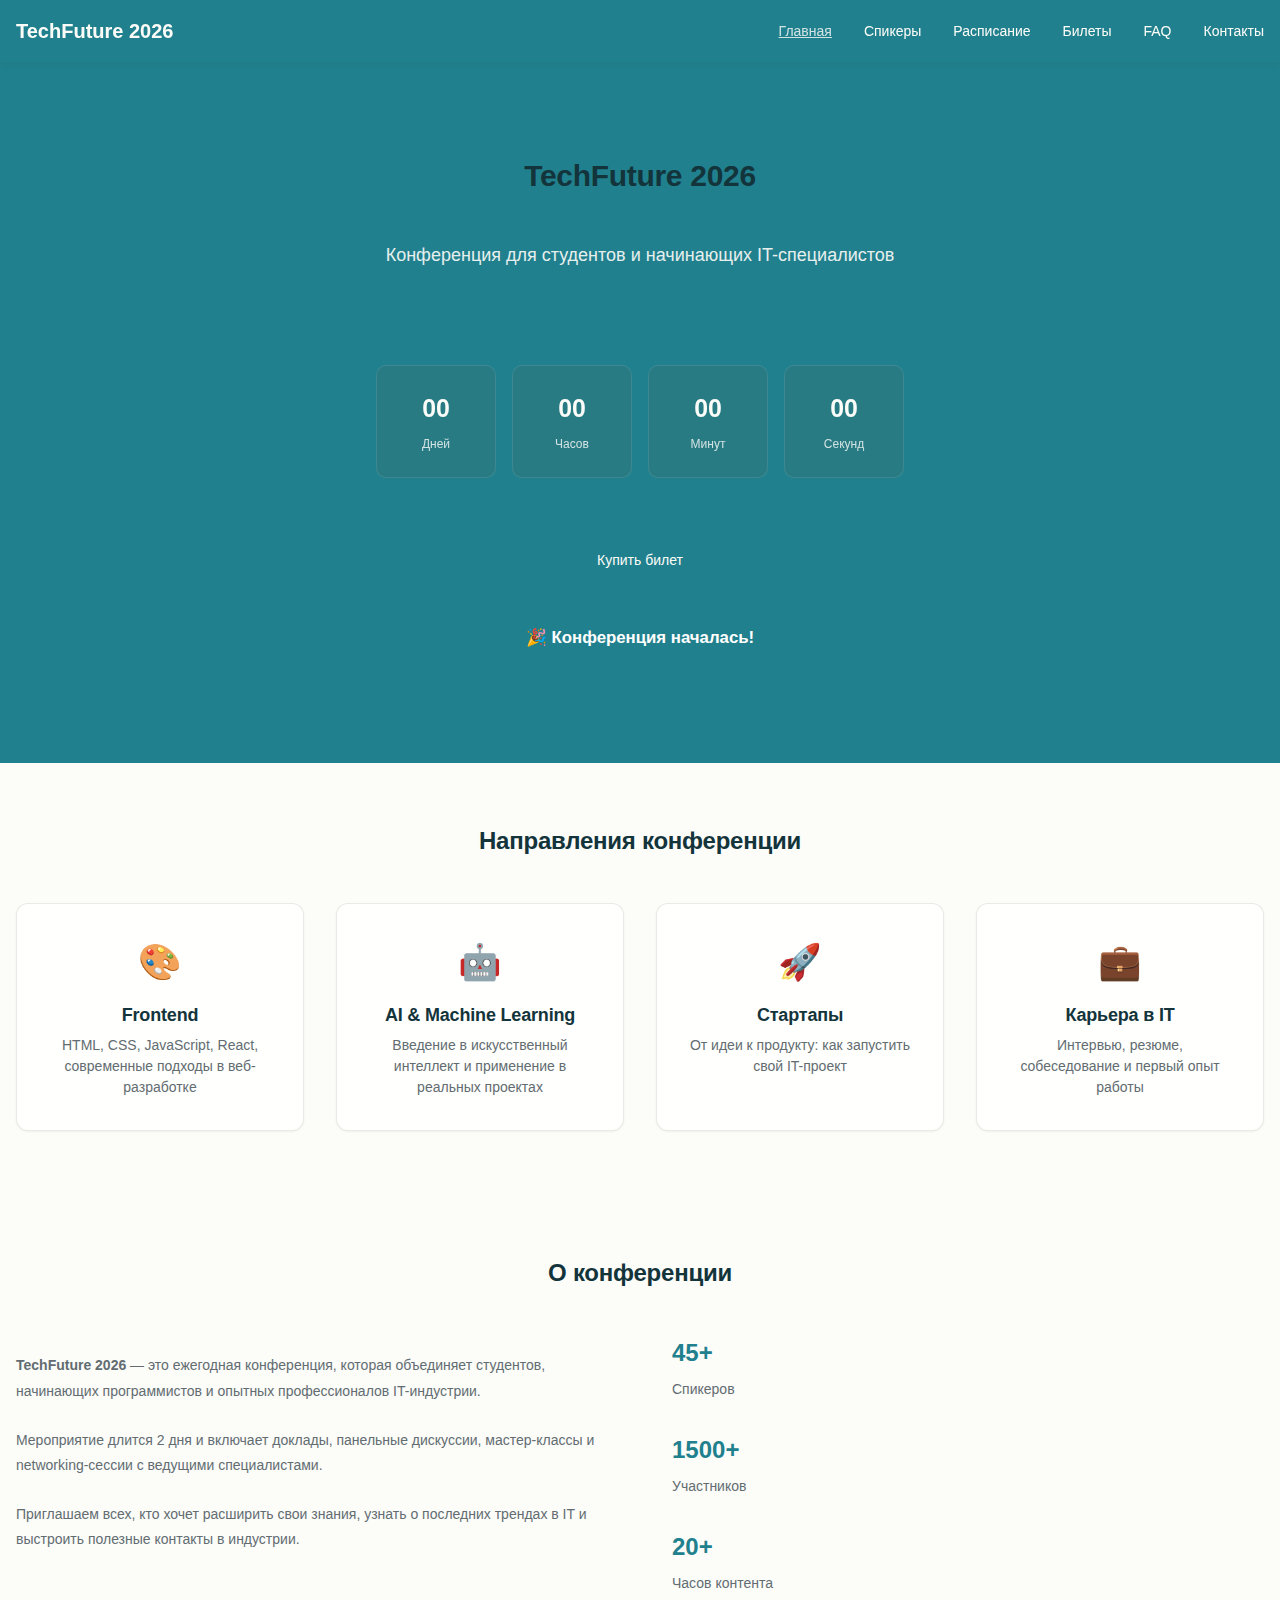
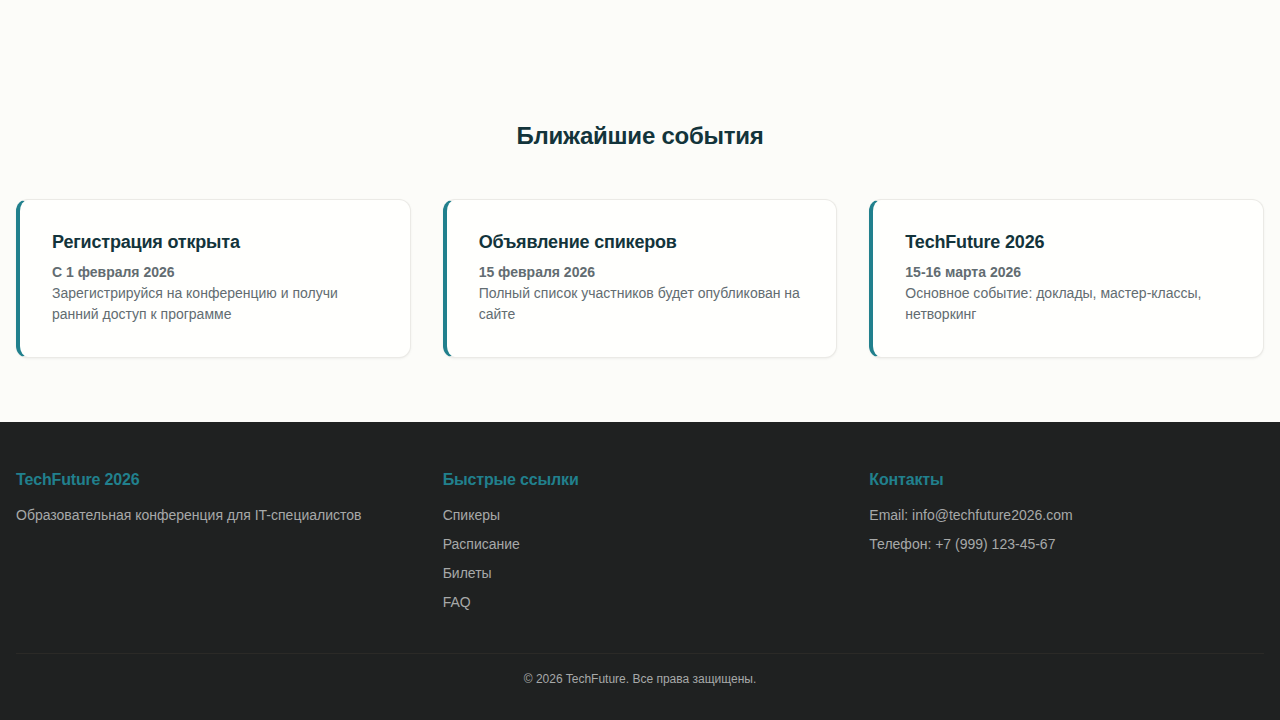
<file: index.html>
<!DOCTYPE html>
<html lang="ru">
<head>
    <meta charset="UTF-8">
    <meta name="viewport" content="width=device-width, initial-scale=1.0">
    <title>TechFuture 2026 - IT Конференция</title>
    <link rel="stylesheet" href="css/index.css">
    <link rel="stylesheet" href="css/root.css">
</head>
<body>
    <!-- Навигация -->
    <nav class="navbar">
        <div class="container">
            <div class="navbar__wrapper">
                <div class="navbar__logo">
                    <a href="index.html">TechFuture 2026</a>
                </div>
                <button title="button" class="navbar__toggle" id="mobileMenuToggle">
                    <span></span>
                    <span></span>
                    <span></span>
                </button>
                <ul class="navbar__menu" id="navMenu">
                    <li><a href="index.html" class="active">Главная</a></li>
                    <li><a href="speakers.html">Спикеры</a></li>
                    <li><a href="schedule.html">Расписание</a></li>
                    <li><a href="tickets.html">Билеты</a></li>
                    <li><a href="faq.html">FAQ</a></li>
                    <li><a href="contacts.html">Контакты</a></li>
                </ul>
            </div>
        </div>
    </nav>

    <!-- Героя секция -->
    <header class="hero">
        <div class="container">
            <div class="hero__content">
                <h1 class="hero__title">TechFuture 2026</h1>
                <p class="hero__subtitle">Конференция для студентов и начинающих IT-специалистов</p>
                <div class="hero__timer" id="conferenceTimer">
                    <div class="timer__item">
                        <span class="timer__value" id="days">0</span>
                        <span class="timer__label">Дней</span>
                    </div>
                    <div class="timer__item">
                        <span class="timer__value" id="hours">0</span>
                        <span class="timer__label">Часов</span>
                    </div>
                    <div class="timer__item">
                        <span class="timer__value" id="minutes">0</span>
                        <span class="timer__label">Минут</span>
                    </div>
                    <div class="timer__item">
                        <span class="timer__value" id="seconds">0</span>
                        <span class="timer__label">Секунд</span>
                    </div>
                </div>
                <a href="tickets.html" class="btn btn--primary">Купить билет</a>
            </div>
        </div>
    </header>

    <!-- Основные направления -->
    <section class="tracks">
        <div class="container">
            <h2 class="section__title">Направления конференции</h2>
            <div class="tracks__grid">
                <div class="track__card">
                    <div class="track__icon">🎨</div>
                    <h3>Frontend</h3>
                    <p>HTML, CSS, JavaScript, React, современные подходы в веб-разработке</p>
                </div>
                <div class="track__card">
                    <div class="track__icon">🤖</div>
                    <h3>AI & Machine Learning</h3>
                    <p>Введение в искусственный интеллект и применение в реальных проектах</p>
                </div>
                <div class="track__card">
                    <div class="track__icon">🚀</div>
                    <h3>Стартапы</h3>
                    <p>От идеи к продукту: как запустить свой IT-проект</p>
                </div>
                <div class="track__card">
                    <div class="track__icon">💼</div>
                    <h3>Карьера в IT</h3>
                    <p>Интервью, резюме, собеседование и первый опыт работы</p>
                </div>
            </div>
        </div>
    </section>

    <!-- О конференции -->
    <section class="about">
        <div class="container">
            <h2 class="section__title">О конференции</h2>
            <div class="about__content">
                <div class="about__text">
                    <p>
                        <strong>TechFuture 2026</strong> — это ежегодная конференция, которая объединяет студентов, 
                        начинающих программистов и опытных профессионалов IT-индустрии.
                    </p>
                    <p>
                        Мероприятие длится 2 дня и включает доклады, панельные дискуссии, мастер-классы и 
                        networking-сессии с ведущими специалистами.
                    </p>
                    <p>
                        Приглашаем всех, кто хочет расширить свои знания, узнать о последних трендах в IT 
                        и выстроить полезные контакты в индустрии.
                    </p>
                </div>
                <div class="about__stats">
                    <div class="stat__item">
                        <span class="stat__number">45+</span>
                        <span class="stat__label">Спикеров</span>
                    </div>
                    <div class="stat__item">
                        <span class="stat__number">1500+</span>
                        <span class="stat__label">Участников</span>
                    </div>
                    <div class="stat__item">
                        <span class="stat__number">20+</span>
                        <span class="stat__label">Часов контента</span>
                    </div>
                </div>
            </div>
        </div>
    </section>

    <!-- Ближайшие события -->
    <section class="upcoming">
        <div class="container">
            <h2 class="section__title">Ближайшие события</h2>
            <div class="upcoming__grid">
                <div class="event__card">
                    <h3>Регистрация открыта</h3>
                    <p class="event__date">С 1 февраля 2026</p>
                    <p>Зарегистрируйся на конференцию и получи ранний доступ к программе</p>
                </div>
                <div class="event__card">
                    <h3>Объявление спикеров</h3>
                    <p class="event__date">15 февраля 2026</p>
                    <p>Полный список участников будет опубликован на сайте</p>
                </div>
                <div class="event__card">
                    <h3>TechFuture 2026</h3>
                    <p class="event__date">15-16 марта 2026</p>
                    <p>Основное событие: доклады, мастер-классы, нетворкинг</p>
                </div>
            </div>
        </div>
    </section>

    <!-- Футер -->
    <footer class="footer">
        <div class="container">
            <div class="footer__content">
                <div class="footer__section">
                    <h4>TechFuture 2026</h4>
                    <p>Образовательная конференция для IT-специалистов</p>
                </div>
                <div class="footer__section">
                    <h4>Быстрые ссылки</h4>
                    <ul>
                        <li><a href="speakers.html">Спикеры</a></li>
                        <li><a href="schedule.html">Расписание</a></li>
                        <li><a href="tickets.html">Билеты</a></li>
                        <li><a href="faq.html">FAQ</a></li>
                    </ul>
                </div>
                <div class="footer__section">
                    <h4>Контакты</h4>
                    <p>Email: info@techfuture2026.com</p>
                    <p>Телефон: +7 (999) 123-45-67</p>
                </div>
            </div>
            <div class="footer__bottom">
                <p>&copy; 2026 TechFuture. Все права защищены.</p>
            </div>
        </div>
    </footer>

    <script src="js/menu.js"></script>
    <script src="js/timer.js"></script>
</body>
</html>
</file>
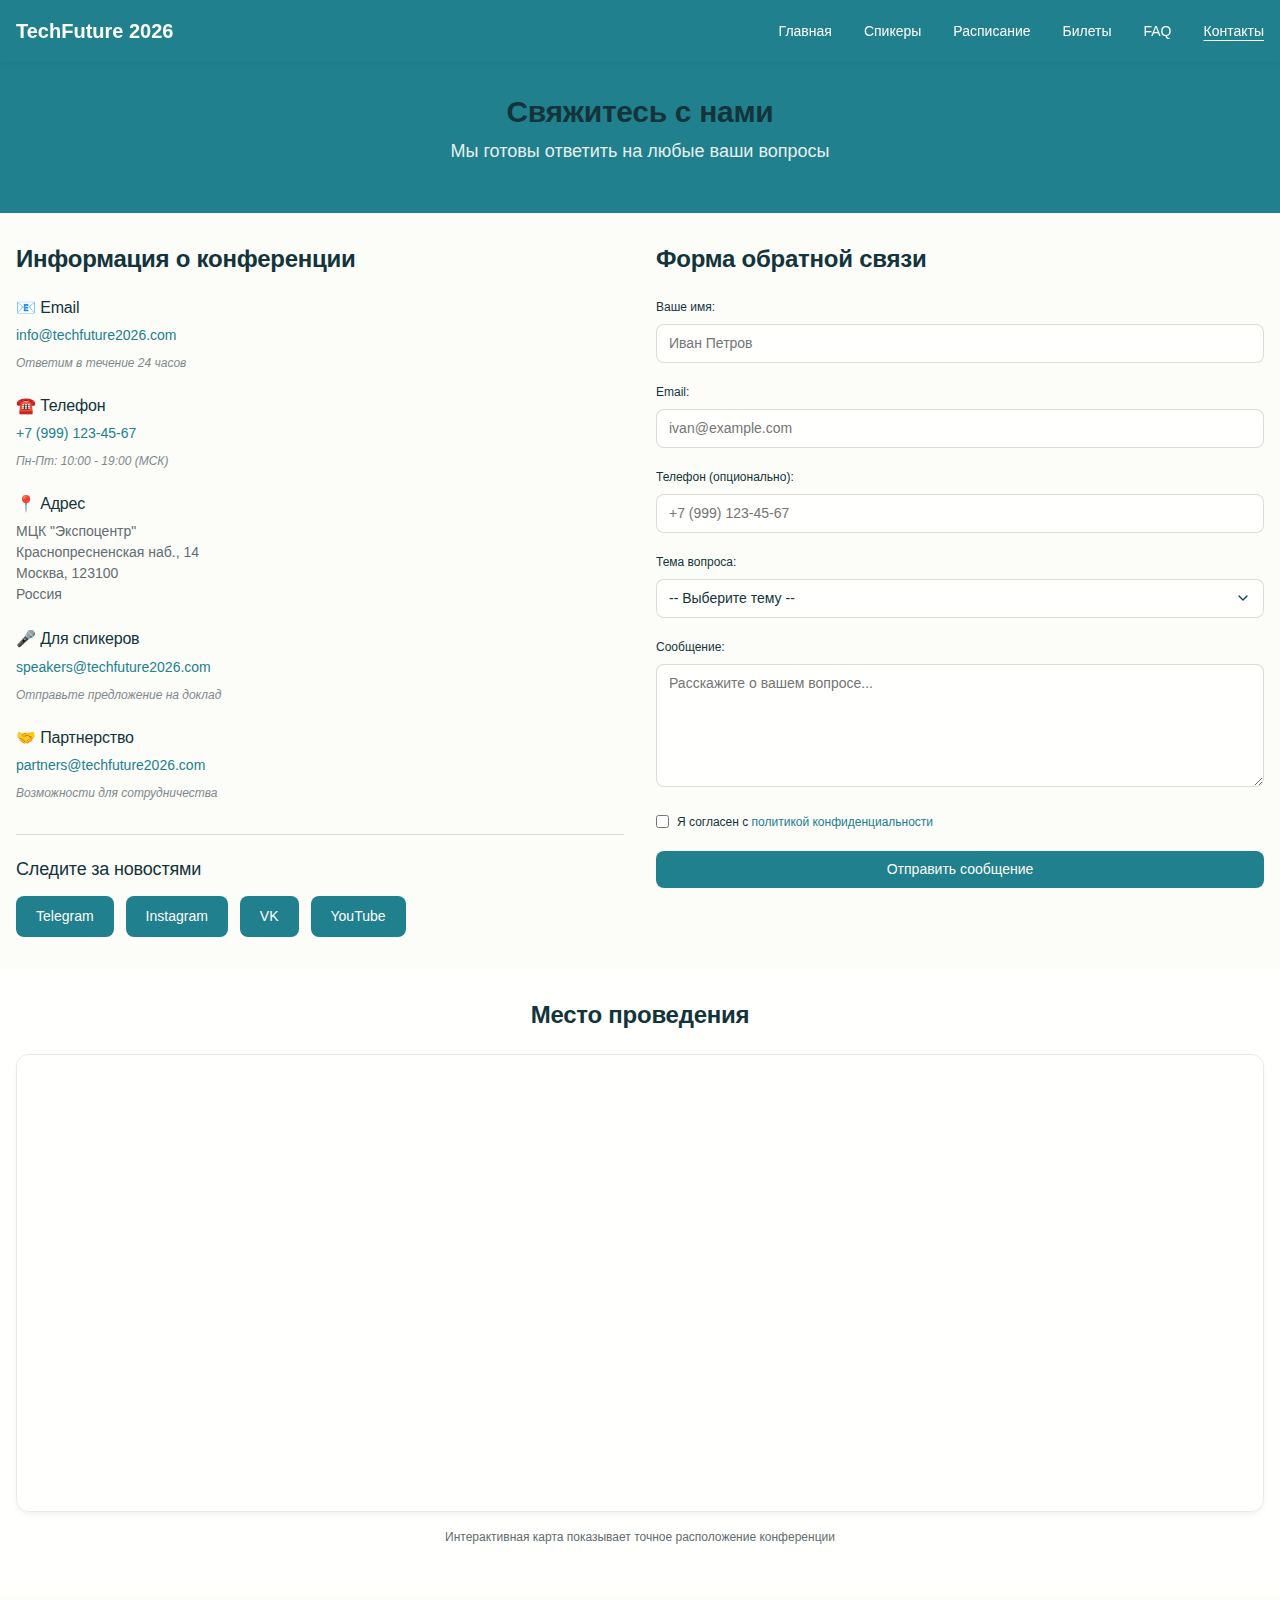
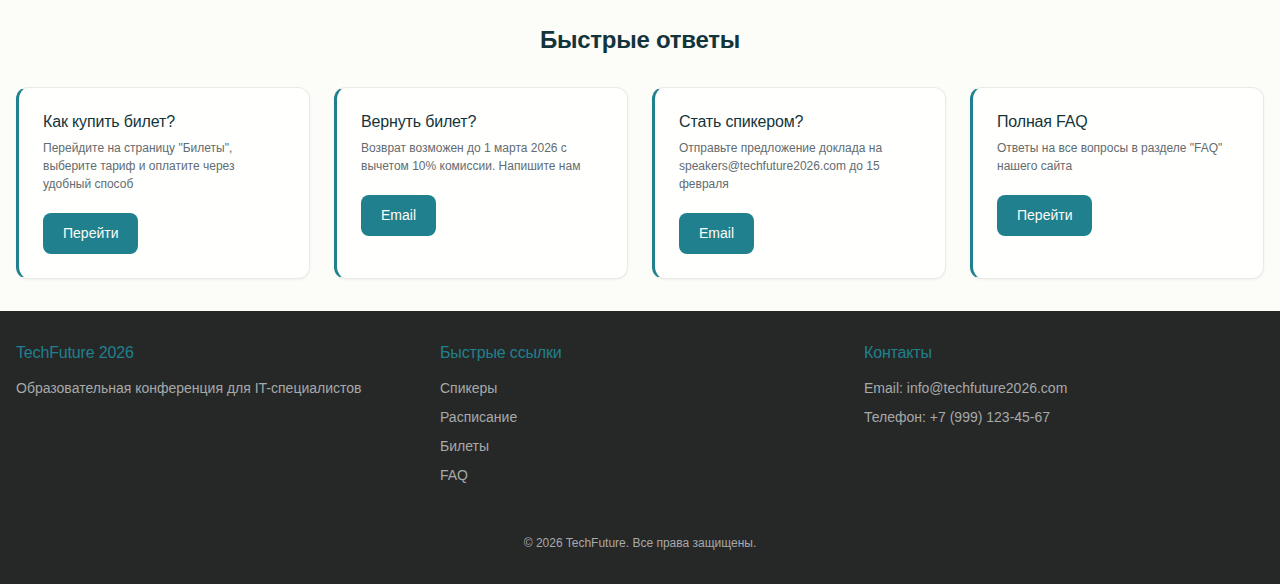
<file: contacts.html>
<!DOCTYPE html>
<html lang="ru">
<head>
    <meta charset="UTF-8">
    <meta name="viewport" content="width=device-width, initial-scale=1.0">
    <title>Контакты - TechFuture 2026</title>
    <link rel="stylesheet" href="css/contacts.css">
    <link rel="stylesheet" href="css/root.css"> 
</head>
<body>
    <!-- Навигация -->
    <nav class="navbar">
        <div class="container">
            <div class="navbar__wrapper">
                <div class="navbar__logo">
                    <a href="index.html">TechFuture 2026</a>
                </div>
                <button class="navbar__toggle" id="mobileMenuToggle">
                    <span></span>
                    <span></span>
                    <span></span>
                </button>
                <ul class="navbar__menu" id="navMenu">
                    <li><a href="index.html">Главная</a></li>
                    <li><a href="speakers.html">Спикеры</a></li>
                    <li><a href="schedule.html">Расписание</a></li>
                    <li><a href="tickets.html">Билеты</a></li>
                    <li><a href="faq.html">FAQ</a></li>
                    <li><a href="contacts.html" class="active">Контакты</a></li>
                </ul>
            </div>
        </div>
    </nav>

    <!-- Заголовок страницы -->
    <header class="page__header">
        <div class="container">
            <h1>Свяжитесь с нами</h1>
            <p>Мы готовы ответить на любые ваши вопросы</p>
        </div>
    </header>

    <!-- Контактная информация и форма -->
    <section class="contacts">
        <div class="container">
            <div class="contacts__wrapper">
                <!-- Контактная информация -->
                <div class="contacts__info">
                    <h2>Информация о конференции</h2>
                    
                    <div class="info__item">
                        <h3>📧 Email</h3>
                        <p><a href="mailto:info@techfuture2026.com">info@techfuture2026.com</a></p>
                        <p class="info__note">Ответим в течение 24 часов</p>
                    </div>

                    <div class="info__item">
                        <h3>☎️ Телефон</h3>
                        <p><a href="tel:+79991234567">+7 (999) 123-45-67</a></p>
                        <p class="info__note">Пн-Пт: 10:00 - 19:00 (МСК)</p>
                    </div>

                    <div class="info__item">
                        <h3>📍 Адрес</h3>
                        <p>МЦК "Экспоцентр"<br>
                           Краснопресненская наб., 14<br>
                           Москва, 123100<br>
                           Россия</p>
                    </div>

                    <div class="info__item">
                        <h3>🎤 Для спикеров</h3>
                        <p><a href="mailto:speakers@techfuture2026.com">speakers@techfuture2026.com</a></p>
                        <p class="info__note">Отправьте предложение на доклад</p>
                    </div>

                    <div class="info__item">
                        <h3>🤝 Партнерство</h3>
                        <p><a href="mailto:partners@techfuture2026.com">partners@techfuture2026.com</a></p>
                        <p class="info__note">Возможности для сотрудничества</p>
                    </div>

                    <!-- Социальные сети -->
                    <div class="social__links">
                        <h3>Следите за новостями</h3>
                        <div class="social__buttons">
                            <a href="#" class="social__btn">Telegram</a>
                            <a href="#" class="social__btn">Instagram</a>
                            <a href="#" class="social__btn">VK</a>
                            <a href="#" class="social__btn">YouTube</a>
                        </div>
                    </div>
                </div>

                <!-- Форма обратной связи -->
                <div class="contacts__form">
                    <h2>Форма обратной связи</h2>
                    <form id="contactForm" onsubmit="submitForm(event)">
                        <div class="form__group">
                            <label for="name">Ваше имя:</label>
                            <input type="text" id="name" name="name" required placeholder="Иван Петров">
                        </div>

                        <div class="form__group">
                            <label for="email">Email:</label>
                            <input type="email" id="email" name="email" required placeholder="ivan@example.com">
                        </div>

                        <div class="form__group">
                            <label for="phone">Телефон (опционально):</label>
                            <input type="tel" id="phone" name="phone" placeholder="+7 (999) 123-45-67">
                        </div>

                        <div class="form__group">
                            <label for="topic">Тема вопроса:</label>
                            <select id="topic" name="topic" required>
                                <option value="">-- Выберите тему --</option>
                                <option value="registration">Регистрация и билеты</option>
                                <option value="program">Программа конференции</option>
                                <option value="speaker">Предложение доклада</option>
                                <option value="partnership">Партнерство</option>
                                <option value="technical">Технические вопросы</option>
                                <option value="other">Другое</option>
                            </select>
                        </div>

                        <div class="form__group">
                            <label for="message">Сообщение:</label>
                            <textarea id="message" name="message" required rows="5" 
                                      placeholder="Расскажите о вашем вопросе..."></textarea>
                        </div>

                        <div class="form__group checkbox">
                            <input type="checkbox" id="agreement" name="agreement" required>
                            <label for="agreement">
                                Я согласен с <a href="#" onclick="event.preventDefault(); alert('Политика конфиденциальности');">политикой конфиденциальности</a>
                            </label>
                        </div>

                        <button type="submit" class="btn btn--primary">Отправить сообщение</button>
                    </form>
                    <div id="formMessage" class="form__message" style="display: none;"></div>
                </div>
            </div>
        </div>
    </section>

    <!-- Карта локации -->
    <section class="location">
        <div class="container">
            <h2>Место проведения</h2>
            <div class="map__container">
                <iframe src="https://www.google.com/maps/embed?pb=!1m18!1m12!1m3!1d2245.9639408349997!2d37.542859!3d55.754817!2m3!1f0!2f0!3f0!3m2!1i1024!2i768!4f13.1!3m3!1m2!1s0x46b54a5a5a5a5a5d%3A0x5a5a5a5a5a5a5a5a!2s%D0%9C%D0%A6%D0%9A%20%22%D0%AD%D0%BA%D1%81%D0%BF%D0%BE%D1%86%D0%B5%D0%BD%D1%82%D1%80%22!5e0!3m2!1sru!2sru!4v1234567890123" 
                        width="100%" height="450" style="border:0;" allowfullscreen="" loading="lazy" 
                        referrerpolicy="no-referrer-when-downgrade"></iframe>
            </div>
            <p class="map__note">Интерактивная карта показывает точное расположение конференции</p>
        </div>
    </section>

    <!-- Часто задаваемые вопросы (краткая версия) -->
    <section class="quick-faq">
        <div class="container">
            <h2>Быстрые ответы</h2>
            <div class="quick-faq__grid">
                <div class="faq-card">
                    <h3>Как купить билет?</h3>
                    <p>Перейдите на страницу "Билеты", выберите тариф и оплатите через удобный способ</p>
                    <a href="tickets.html">Перейти</a>
                </div>
                <div class="faq-card">
                    <h3>Вернуть билет?</h3>
                    <p>Возврат возможен до 1 марта 2026 с вычетом 10% комиссии. Напишите нам</p>
                    <a href="mailto:info@techfuture2026.com">Email</a>
                </div>
                <div class="faq-card">
                    <h3>Стать спикером?</h3>
                    <p>Отправьте предложение доклада на speakers@techfuture2026.com до 15 февраля</p>
                    <a href="mailto:speakers@techfuture2026.com">Email</a>
                </div>
                <div class="faq-card">
                    <h3>Полная FAQ</h3>
                    <p>Ответы на все вопросы в разделе "FAQ" нашего сайта</p>
                    <a href="faq.html">Перейти</a>
                </div>
            </div>
        </div>
    </section>

    <!-- Футер -->
    <footer class="footer">
        <div class="container">
            <div class="footer__content">
                <div class="footer__section">
                    <h4>TechFuture 2026</h4>
                    <p>Образовательная конференция для IT-специалистов</p>
                </div>
                <div class="footer__section">
                    <h4>Быстрые ссылки</h4>
                    <ul>
                        <li><a href="speakers.html">Спикеры</a></li>
                        <li><a href="schedule.html">Расписание</a></li>
                        <li><a href="tickets.html">Билеты</a></li>
                        <li><a href="faq.html">FAQ</a></li>
                    </ul>
                </div>
                <div class="footer__section">
                    <h4>Контакты</h4>
                    <p>Email: info@techfuture2026.com</p>
                    <p>Телефон: +7 (999) 123-45-67</p>
                </div>
            </div>
            <div class="footer__bottom">
                <p>&copy; 2026 TechFuture. Все права защищены.</p>
            </div>
        </div>
    </footer>

    <script src="js/menu.js"></script>
</body>
</html>
</file>
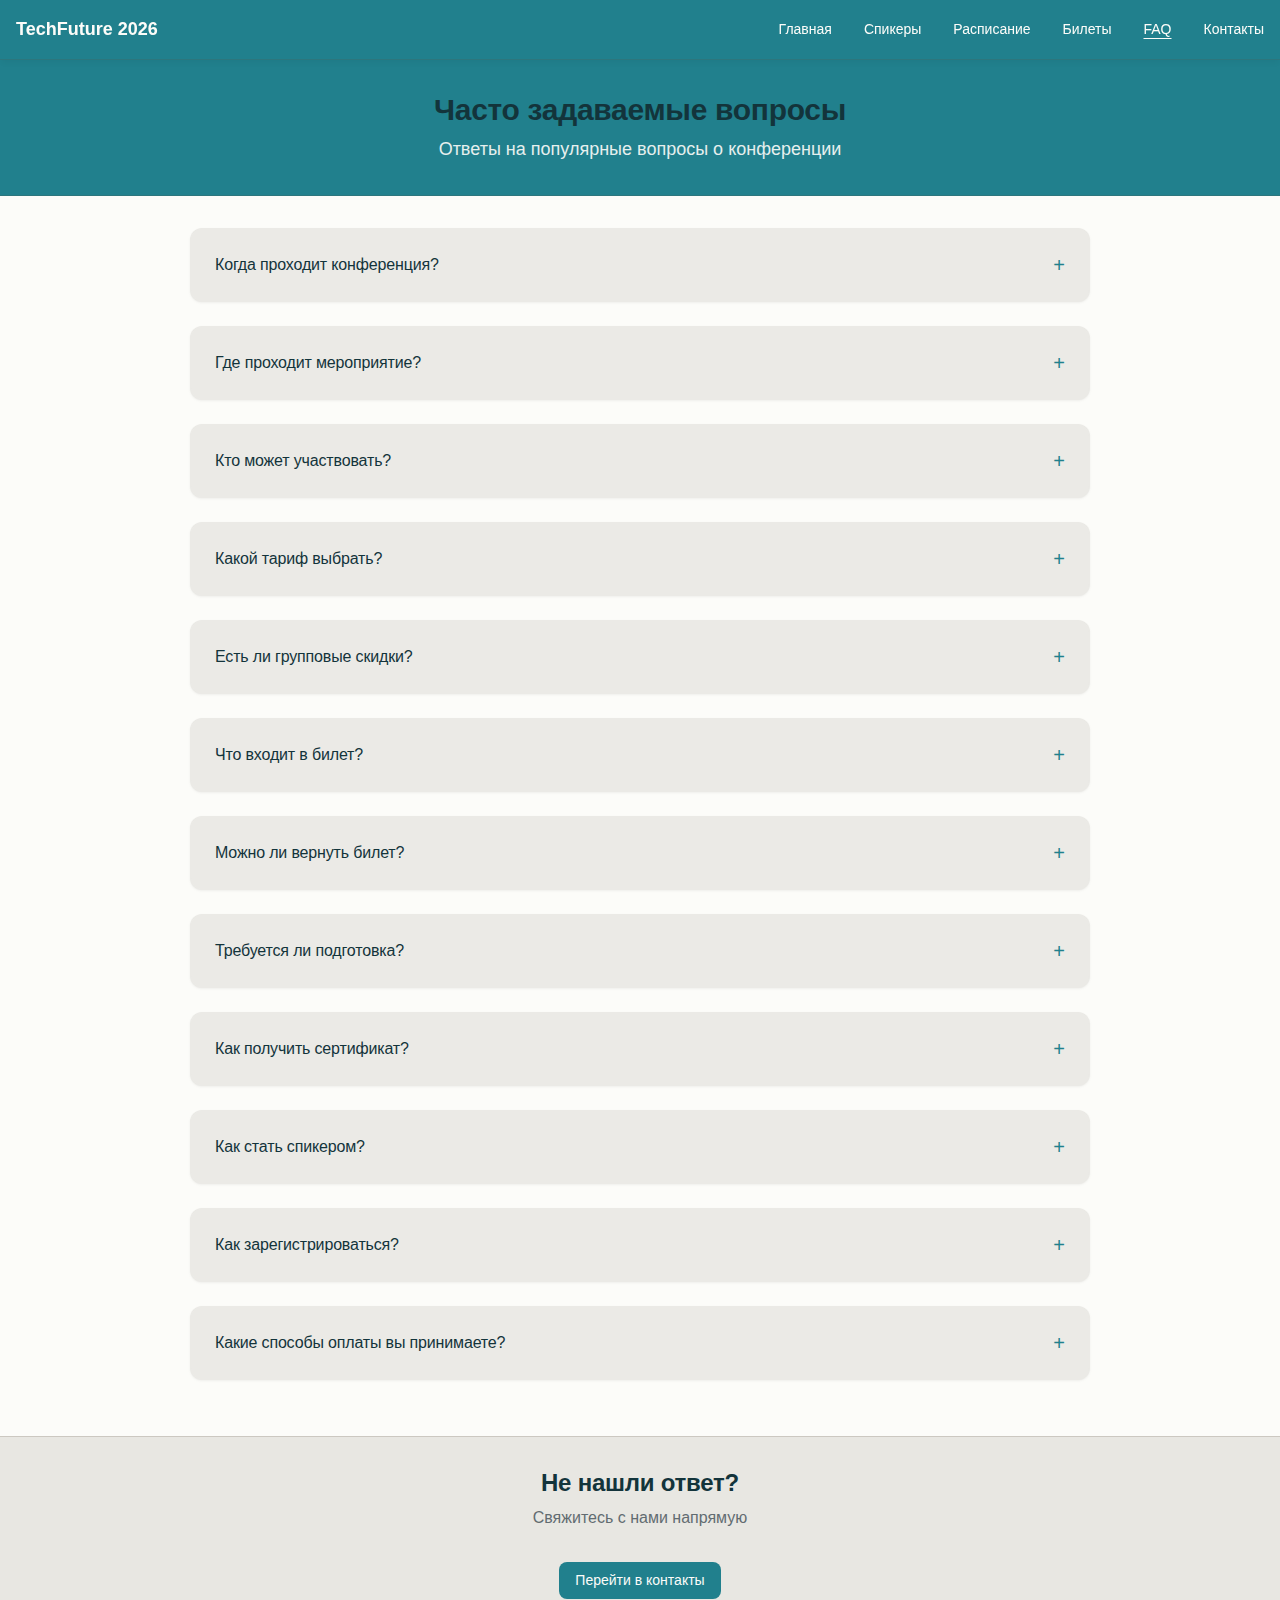
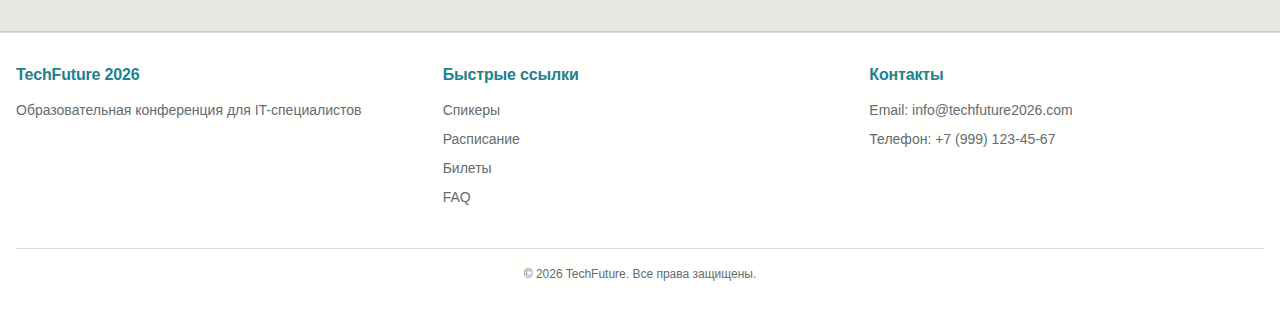
<file: faq.html>
<!DOCTYPE html>
<html lang="ru">
<head>
    <meta charset="UTF-8">
    <meta name="viewport" content="width=device-width, initial-scale=1.0">
    <title>FAQ - TechFuture 2026</title>
    <link rel="stylesheet" href="css/faq.css">
    <link rel="stylesheet" href="css/root.css">
</head>
<body>
    <!-- Навигация -->
    <nav class="navbar">
        <div class="container">
            <div class="navbar__wrapper">
                <div class="navbar__logo">
                    <a href="index.html">TechFuture 2026</a>
                </div>
                <button class="navbar__toggle" id="mobileMenuToggle">
                    <span></span>
                    <span></span>
                    <span></span>
                </button>
                <ul class="navbar__menu" id="navMenu">
                    <li><a href="index.html">Главная</a></li>
                    <li><a href="speakers.html">Спикеры</a></li>
                    <li><a href="schedule.html">Расписание</a></li>
                    <li><a href="tickets.html">Билеты</a></li>
                    <li><a href="faq.html" class="active">FAQ</a></li>
                    <li><a href="contacts.html">Контакты</a></li>
                </ul>
            </div>
        </div>
    </nav>

    <!-- Заголовок страницы -->
    <header class="page__header">
        <div class="container">
            <h1>Часто задаваемые вопросы</h1>
            <p>Ответы на популярные вопросы о конференции</p>
        </div>
    </header>

    <!-- FAQ Аккордеон -->
    <section class="faq">
        <div class="container">
            <div class="faq__accordion" id="faqAccordion">
                
                <!-- Вопрос 1 -->
                <div class="faq__item">
                    <div class="faq__question" onclick="toggleFAQ(this)">
                        <h3>Когда проходит конференция?</h3>
                        <span class="faq__icon">+</span>
                    </div>
                    <div class="faq__answer">
                        <p>
                            Конференция TechFuture 2026 проходит 15-16 марта 2026 года. 
                            Это два дня интенсивной программы с докладами, мастер-классами и нетворкингом.
                        </p>
                    </div>
                </div>

                <!-- Вопрос 2 -->
                <div class="faq__item">
                    <div class="faq__question" onclick="toggleFAQ(this)">
                        <h3>Где проходит мероприятие?</h3>
                        <span class="faq__icon">+</span>
                    </div>
                    <div class="faq__answer">
                        <p>
                            Конференция проходит в МЦК "Экспоцентр" 
                            (Краснопресненская наб., 14, Москва). Адрес будет отправлен вам в подтверждении регистрации.
                        </p>
                    </div>
                </div>

                <!-- Вопрос 3 -->
                <div class="faq__item">
                    <div class="faq__question" onclick="toggleFAQ(this)">
                        <h3>Кто может участвовать?</h3>
                        <span class="faq__icon">+</span>
                    </div>
                    <div class="faq__answer">
                        <p>
                            Конференция открыта для всех: студентов, начинающих разработчиков, опытных IT-специалистов 
                            и менеджеров. Не нужного никакого специального опыта — мероприятие подходит для всех уровней.
                        </p>
                    </div>
                </div>

                <!-- Вопрос 4 -->
                <div class="faq__item">
                    <div class="faq__question" onclick="toggleFAQ(this)">
                        <h3>Какой тариф выбрать?</h3>
                        <span class="faq__icon">+</span>
                    </div>
                    <div class="faq__answer">
                        <ul class="answer__list">
                            <li><strong>Студенческий</strong> — для студентов вузов (требуется справка)</li>
                            <li><strong>Стандартный</strong> — оптимальный вариант для всех желающих</li>
                            <li><strong>VIP</strong> — премиум опыт с дополнительными событиями</li>
                        </ul>
                        <p>Большинство выбирают Стандартный тариф как оптимальное соотношение цены и качества.</p>
                    </div>
                </div>

                <!-- Вопрос 5 -->
                <div class="faq__item">
                    <div class="faq__question" onclick="toggleFAQ(this)">
                        <h3>Есть ли групповые скидки?</h3>
                        <span class="faq__icon">+</span>
                    </div>
                    <div class="faq__answer">
                        <p>
                            Да! Мы предлагаем групповые скидки:
                        </p>
                        <ul class="answer__list">
                            <li>От 5 билетов — скидка 10%</li>
                            <li>От 10 билетов — скидка 15%</li>
                            <li>Сотрудники партнеров — скидка 20%</li>
                        </ul>
                        <p>Свяжитесь с нами для оформления группового заказа.</p>
                    </div>
                </div>

                <!-- Вопрос 6 -->
                <div class="faq__item">
                    <div class="faq__question" onclick="toggleFAQ(this)">
                        <h3>Что входит в билет?</h3>
                        <span class="faq__icon">+</span>
                    </div>
                    <div class="faq__answer">
                        <p>В зависимости от тарифа в билет входит:</p>
                        <ul class="answer__list">
                            <li>Доступ на 1 или 2 дня конференции</li>
                            <li>Обед и напитки</li>
                            <li>Материалы конференции</li>
                            <li>Сертификат участника</li>
                            <li>Доступ к нетворкинг-событиям (в зависимости от тарифа)</li>
                        </ul>
                    </div>
                </div>

                <!-- Вопрос 7 -->
                <div class="faq__item">
                    <div class="faq__question" onclick="toggleFAQ(this)">
                        <h3>Можно ли вернуть билет?</h3>
                        <span class="faq__icon">+</span>
                    </div>
                    <div class="faq__answer">
                        <p>
                            Да, возврат билета возможен до 1 марта 2026 года с вычетом 10% комиссии. 
                            После этой даты возврат невозможен. Свяжитесь с нашей службой поддержки для оформления возврата.
                        </p>
                    </div>
                </div>

                <!-- Вопрос 8 -->
                <div class="faq__item">
                    <div class="faq__question" onclick="toggleFAQ(this)">
                        <h3>Требуется ли подготовка?</h3>
                        <span class="faq__icon">+</span>
                    </div>
                    <div class="faq__answer">
                        <p>
                            Нет, подготовка не требуется. Конференция разработана для людей всех уровней. 
                            Вы сможете следить за докладами на интересующие вас темы и развивать свои знания.
                        </p>
                    </div>
                </div>

                <!-- Вопрос 9 -->
                <div class="faq__item">
                    <div class="faq__question" onclick="toggleFAQ(this)">
                        <h3>Как получить сертификат?</h3>
                        <span class="faq__icon">+</span>
                    </div>
                    <div class="faq__answer">
                        <p>
                            Сертификат выдается всем участникам конференции при условии посещения 
                            не менее 80% сессий. Сертификат будет отправлен вам по email в течение 2 недель после конференции.
                        </p>
                    </div>
                </div>

                <!-- Вопрос 10 -->
                <div class="faq__item">
                    <div class="faq__question" onclick="toggleFAQ(this)">
                        <h3>Как стать спикером?</h3>
                        <span class="faq__icon">+</span>
                    </div>
                    <div class="faq__answer">
                        <p>
                            Если вы хотите поделиться своим опытом со студентами и начинающими специалистами, 
                            отправьте предложение на email: speakers@techfuture2026.com
                        </p>
                        <p>
                            Укажите название доклада, краткое описание (200-300 слов) и вашу контактную информацию. 
                            Сроки приема предложений: до 15 февраля 2026 года.
                        </p>
                    </div>
                </div>

                <!-- Вопрос 11 -->
                <div class="faq__item">
                    <div class="faq__question" onclick="toggleFAQ(this)">
                        <h3>Как зарегистрироваться?</h3>
                        <span class="faq__icon">+</span>
                    </div>
                    <div class="faq__answer">
                        <p>
                            Регистрация простая: перейдите на страницу "Билеты", выберите подходящий тариф, 
                            нажмите "Купить билет", заполните форму и следуйте инструкциям платежа.
                        </p>
                        <p>
                            После оплаты вы получите письмо с подтверждением и деталями входа на все платформы конференции.
                        </p>
                    </div>
                </div>

                <!-- Вопрос 12 -->
                <div class="faq__item">
                    <div class="faq__question" onclick="toggleFAQ(this)">
                        <h3>Какие способы оплаты вы принимаете?</h3>
                        <span class="faq__icon">+</span>
                    </div>
                    <div class="faq__answer">
                        <p>
                            Мы принимаем различные способы оплаты:
                        </p>
                        <ul class="answer__list">
                            <li>Банковские карты (Visa, Mastercard, МИР)</li>
                            <li>Яндекс.Касса</li>
                            <li>PayPal</li>
                            <li>Банковский перевод для физических лиц</li>
                        </ul>
                    </div>
                </div>
            </div>
        </div>
    </section>

    <!-- Контакты для дополнительных вопросов -->
    <section class="contacts-cta">
        <div class="container">
            <h2>Не нашли ответ?</h2>
            <p>Свяжитесь с нами напрямую</p>
            <a href="contacts.html" class="btn btn--primary">Перейти в контакты</a>
        </div>
    </section>

    <!-- Футер -->
    <footer class="footer">
        <div class="container">
            <div class="footer__content">
                <div class="footer__section">
                    <h4>TechFuture 2026</h4>
                    <p>Образовательная конференция для IT-специалистов</p>
                </div>
                <div class="footer__section">
                    <h4>Быстрые ссылки</h4>
                    <ul>
                        <li><a href="speakers.html">Спикеры</a></li>
                        <li><a href="schedule.html">Расписание</a></li>
                        <li><a href="tickets.html">Билеты</a></li>
                        <li><a href="faq.html">FAQ</a></li>
                    </ul>
                </div>
                <div class="footer__section">
                    <h4>Контакты</h4>
                    <p>Email: info@techfuture2026.com</p>
                    <p>Телефон: +7 (999) 123-45-67</p>
                </div>
            </div>
            <div class="footer__bottom">
                <p>&copy; 2026 TechFuture. Все права защищены.</p>
            </div>
        </div>
    </footer>

    <script src="js/menu.js"></script>
    <script src="js/faq.js"></script>
</body>
</html>
</file>
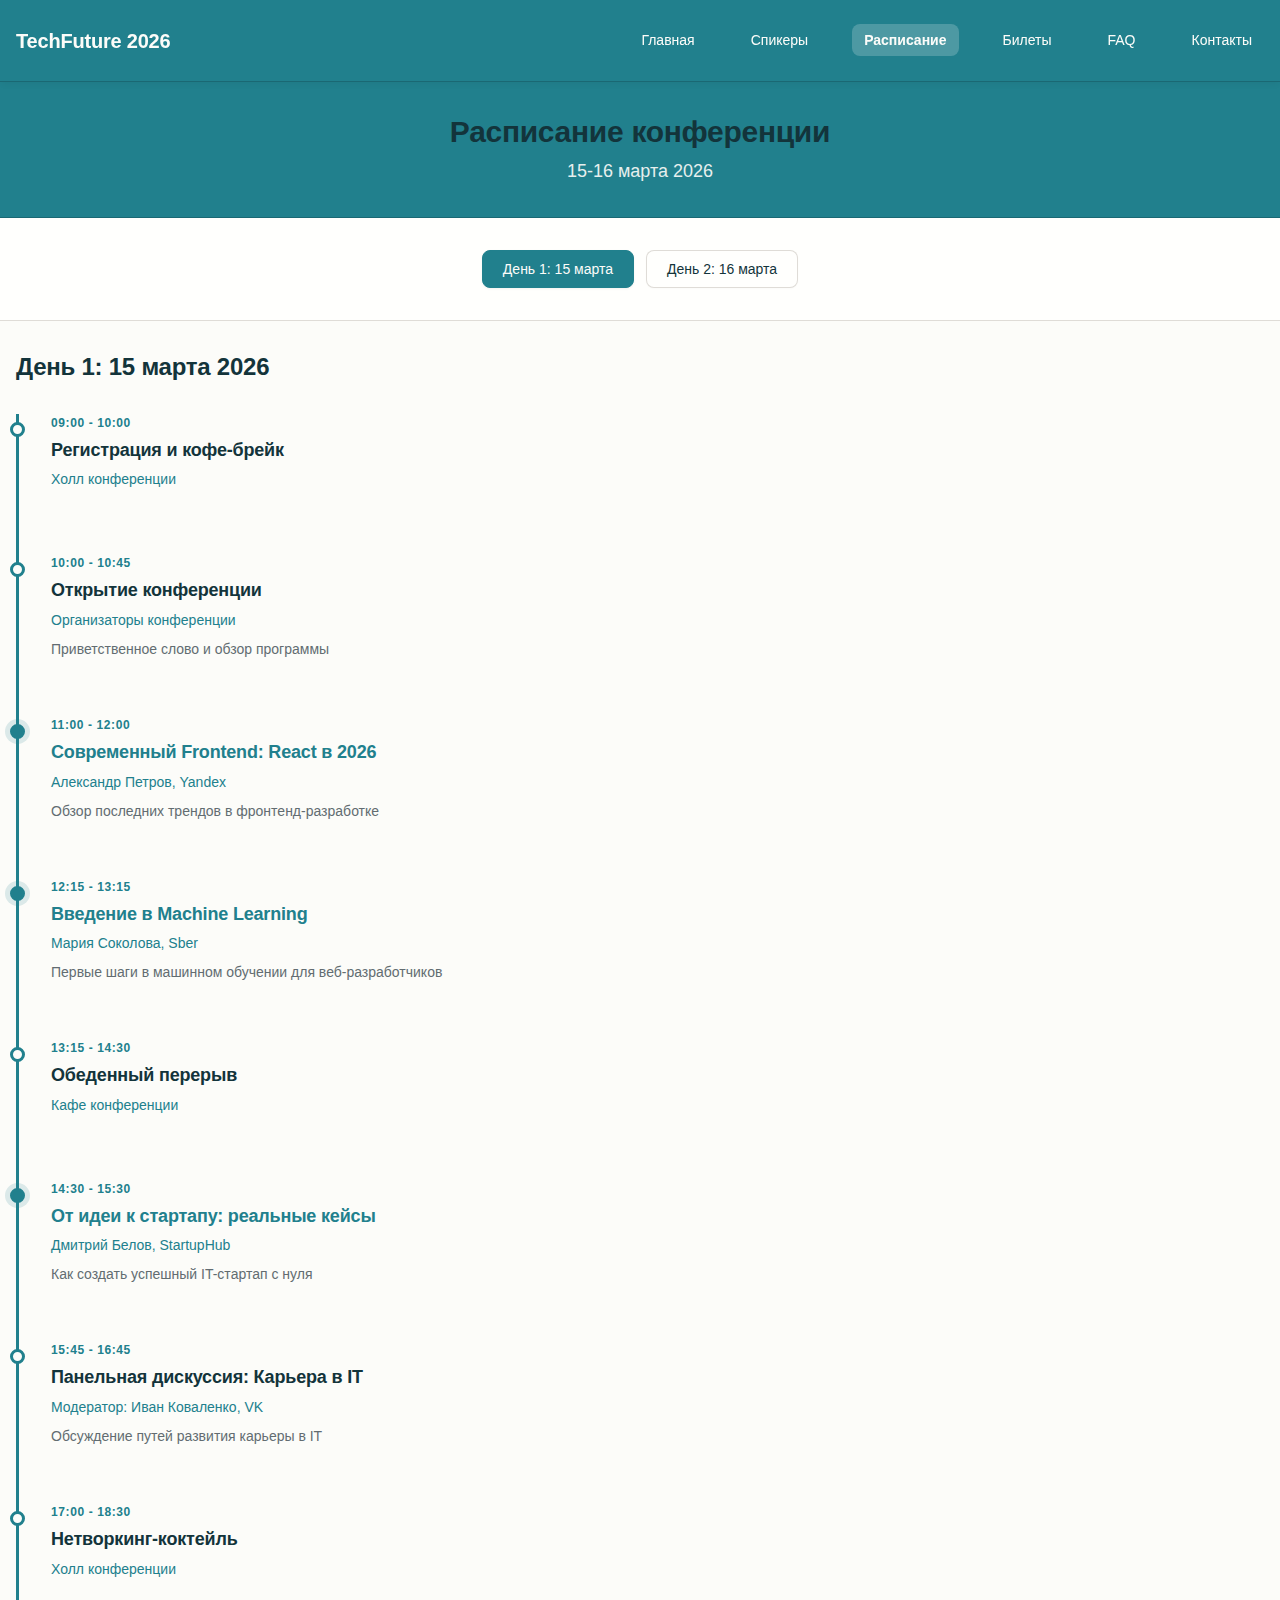
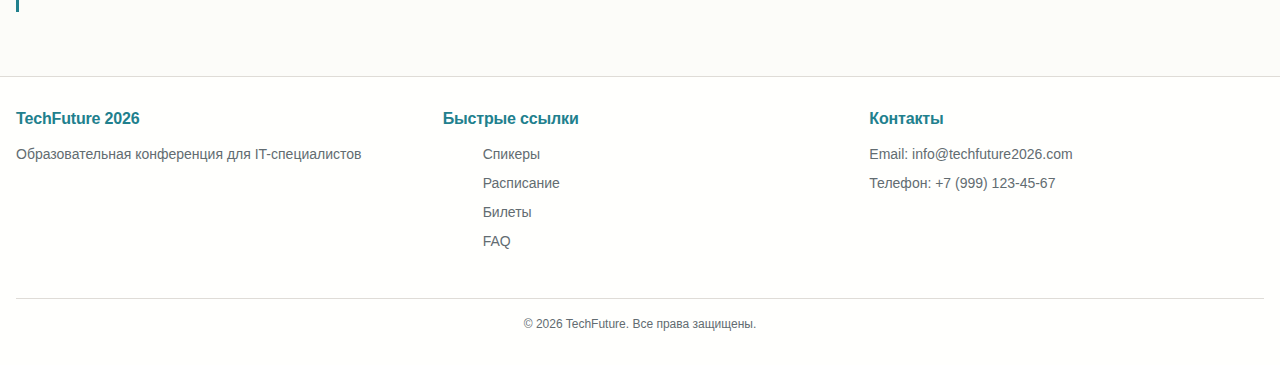
<file: schedule.html>
<!DOCTYPE html>
<html lang="ru">
<head>
    <meta charset="UTF-8">
    <meta name="viewport" content="width=device-width, initial-scale=1.0">
    <title>Расписание - TechFuture 2026</title>
    <link rel="stylesheet" href="css/schedule.css">
    <link rel="stylesheet" href="css/root.css">
</head>
<body>
    <!-- Навигация -->
    <nav class="navbar">
        <div class="container">
            <div class="navbar__wrapper">
                <div class="navbar__logo">
                    <a href="index.html">TechFuture 2026</a>
                </div>
                <button title="buttton" class="navbar__toggle" id="mobileMenuToggle">
                    <span></span>
                    <span></span>
                    <span></span>
                </button>
                <ul class="navbar__menu" id="navMenu">
                    <li><a href="index.html">Главная</a></li>
                    <li><a href="speakers.html">Спикеры</a></li>
                    <li><a href="schedule.html" class="active">Расписание</a></li>
                    <li><a href="tickets.html">Билеты</a></li>
                    <li><a href="faq.html">FAQ</a></li>
                    <li><a href="contacts.html">Контакты</a></li>
                </ul>
            </div>
        </div>
    </nav>

    <!-- Заголовок страницы -->
    <header class="page__header">
        <div class="container">
            <h1>Расписание конференции</h1>
            <p>15-16 марта 2026</p>
        </div>
    </header>

    <!-- Фильтр дней -->
    <div class="schedule__filter">
        <div class="container">
            <div class="filter__buttons">
                <button class="filter__btn active" data-day="1">День 1: 15 марта</button>
                <button class="filter__btn" data-day="2">День 2: 16 марта</button>
            </div>
        </div>
    </div>

    <!-- Расписание -->
    <section class="schedule">
        <div class="container">
            <!-- День 1 -->
            <div class="schedule__day active" id="day-1">
                <h2 class="schedule__day-title">День 1: 15 марта 2026</h2>
                <div class="schedule__timeline">
                    <!-- Событие 1 -->
                    <div class="schedule__event">
                        <div class="event__time">09:00 - 10:00</div>
                        <div class="event__content">
                            <h3>Регистрация и кофе-брейк</h3>
                            <p class="event__speaker">Холл конференции</p>
                        </div>
                    </div>

                    <!-- Событие 2 -->
                    <div class="schedule__event">
                        <div class="event__time">10:00 - 10:45</div>
                        <div class="event__content">
                            <h3>Открытие конференции</h3>
                            <p class="event__speaker">Организаторы конференции</p>
                            <p class="event__description">Приветственное слово и обзор программы</p>
                        </div>
                    </div>

                    <!-- Событие 3 -->
                    <div class="schedule__event featured">
                        <div class="event__time">11:00 - 12:00</div>
                        <div class="event__content">
                            <h3>Современный Frontend: React в 2026</h3>
                            <p class="event__speaker">Александр Петров, Yandex</p>
                            <p class="event__description">Обзор последних трендов в фронтенд-разработке</p>
                        </div>
                    </div>

                    <!-- Событие 4 -->
                    <div class="schedule__event featured">
                        <div class="event__time">12:15 - 13:15</div>
                        <div class="event__content">
                            <h3>Введение в Machine Learning</h3>
                            <p class="event__speaker">Мария Соколова, Sber</p>
                            <p class="event__description">Первые шаги в машинном обучении для веб-разработчиков</p>
                        </div>
                    </div>
                    <!-- Событие 5 -->
                    <div class="schedule__event">
                        <div class="event__time">13:15 - 14:30</div>
                        <div class="event__content">
                            <h3>Обеденный перерыв</h3>
                            <p class="event__speaker">Кафе конференции</p>
                        </div>
                    </div>

                    <!-- Событие 6 -->
                    <div class="schedule__event featured">
                        <div class="event__time">14:30 - 15:30</div>
                        <div class="event__content">
                            <h3>От идеи к стартапу: реальные кейсы</h3>
                            <p class="event__speaker">Дмитрий Белов, StartupHub</p>
                            <p class="event__description">Как создать успешный IT-стартап с нуля</p>
                        </div>
                    </div>

                    <!-- Событие 7 -->
                    <div class="schedule__event">
                        <div class="event__time">15:45 - 16:45</div>
                        <div class="event__content">
                            <h3>Панельная дискуссия: Карьера в IT</h3>
                            <p class="event__speaker">Модератор: Иван Коваленко, VK</p>
                            <p class="event__description">Обсуждение путей развития карьеры в IT</p>
                        </div>
                    </div>

                    <!-- Событие 8 -->
                    <div class="schedule__event">
                        <div class="event__time">17:00 - 18:30</div>
                        <div class="event__content">
                            <h3>Нетворкинг-коктейль</h3>
                            <p class="event__speaker">Холл конференции</p>
                        </div>
                    </div>
                </div>
            </div>

            <!-- День 2 -->
            <div class="schedule__day" id="day-2">
                <h2 class="schedule__day-title">День 2: 16 марта 2026</h2>
                <div class="schedule__timeline">
                    <!-- Событие 1 -->
                    <div class="schedule__event">
                        <div class="event__time">09:00 - 09:30</div>
                        <div class="event__content">
                            <h3>Кофе и регистрация</h3>
                            <p class="event__speaker">Холл конференции</p>
                        </div>
                    </div>

                    <!-- Событие 2 -->
                    <div class="schedule__event featured">
                        <div class="event__time">09:30 - 10:30</div>
                        <div class="event__content">
                            <h3>DevOps для начинающих</h3>
                            <p class="event__speaker">Анна Волкова, Tinkoff</p>
                            <p class="event__description">Docker, контейнеризация и основы CI/CD</p>
                        </div>
                    </div>

                    <!-- Событие 3 -->
                    <div class="schedule__event featured">
                        <div class="event__time">10:45 - 11:45</div>
                        <div class="event__content">
                            <h3>Backend-архитектура для масштабируемых приложений</h3>
                            <p class="event__speaker">Елена Морозова, Mail.ru</p>
                            <p class="event__description">Проектирование высоконагруженных систем</p>
                        </div>
                    </div>

                    <!-- Событие 4 -->
                    <div class="schedule__event">
                        <div class="event__time">12:00 - 13:00</div>
                        <div class="event__content">
                            <h3>Мастер-класс: Прохождение интервью</h3>
                            <p class="event__speaker">Иван Коваленко, VK</p>
                        </div>
                    </div>
                    <!-- Событие 5 -->
                    <div class="schedule__event">
                        <div class="event__time">13:00 - 14:00</div>
                        <div class="event__content">
                            <h3>Обеденный перерыв</h3>
                            <p class="event__speaker">Кафе конференции</p>
                        </div>
                    </div>

                    <!-- Событие 6 -->
                    <div class="schedule__event">
                        <div class="event__time">14:00 - 15:00</div>
                        <div class="event__content">
                            <h3>Воркшоп: Build a web app in 1 hour</h3>
                            <p class="event__speaker">Александр Петров, Yandex</p>
                        </div>
                    </div>

                    <!-- Событие 7 -->
                    <div class="schedule__event">
                        <div class="event__time">15:15 - 16:15</div>
                        <div class="event__content">
                            <h3>Тренды AI: Что ожидать в 2026?</h3>
                            <p class="event__speaker">Мария Соколова, Sber</p>
                        </div>
                    </div>

                    <!-- Событие 8 -->
                    <div class="schedule__event">
                        <div class="event__time">16:30 - 17:30</div>
                        <div class="event__content">
                            <h3>Церемония закрытия и вручение сертификатов</h3>
                            <p class="event__speaker">Организаторы</p>
                        </div>
                    </div>
                </div>
            </div>
        </div>
    </section>

    <!-- Футер -->
    <footer class="footer">
        <div class="container">
            <div class="footer__content">
                <div class="footer__section">
                    <h4>TechFuture 2026</h4>
                    <p>Образовательная конференция для IT-специалистов</p>
                </div>
                <div class="footer__section">
                    <h4>Быстрые ссылки</h4>
                    <ul>
                        <li><a href="speakers.html">Спикеры</a></li>
                        <li><a href="schedule.html">Расписание</a></li>
                        <li><a href="tickets.html">Билеты</a></li>
                        <li><a href="faq.html">FAQ</a></li>
                    </ul>
                </div>
                <div class="footer__section">
                    <h4>Контакты</h4>
                    <p>Email: info@techfuture2026.com</p>
                    <p>Телефон: +7 (999) 123-45-67</p>
                </div>
            </div>
            <div class="footer__bottom">
                <p>&copy; 2026 TechFuture. Все права защищены.</p>
            </div>
        </div>
    </footer>

    <script src="js/menu.js"></script>
</body>
</html>
</file>
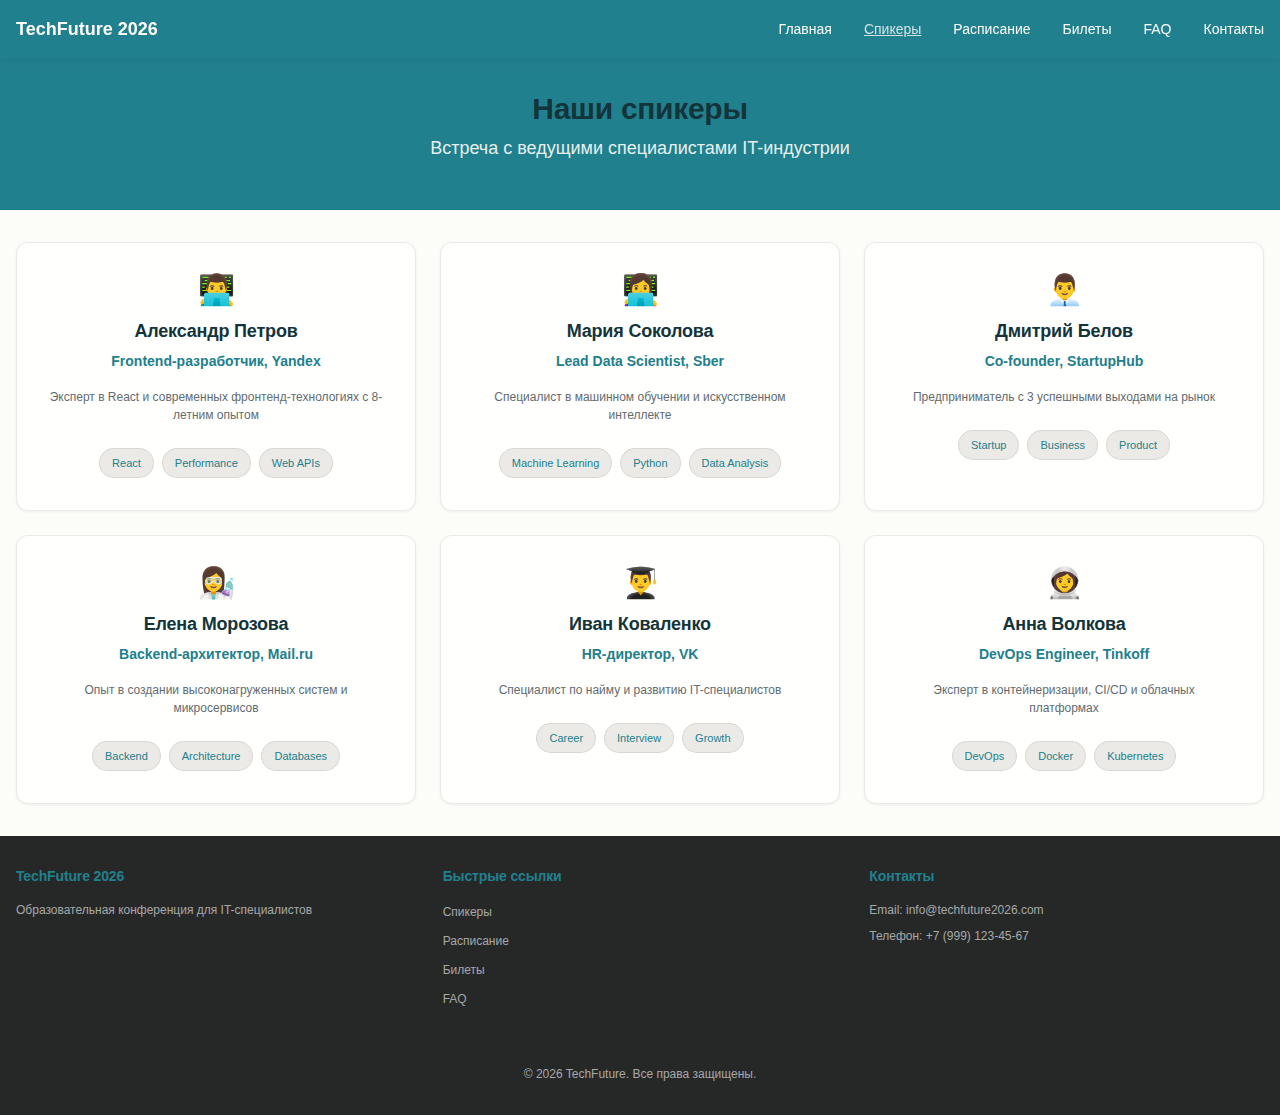
<file: speakers.html>
<!DOCTYPE html>
<html lang="ru">
<head>
    <meta charset="UTF-8">
    <meta name="viewport" content="width=device-width, initial-scale=1.0">
    <title>Спикеры - TechFuture 2026</title>
    <link rel="stylesheet" href="css/speakers.css">
    <link rel="stylesheet" href="css/root.css">
</head>
<body>
    <!-- Навигация -->
    <nav class="navbar">
        <div class="container">
            <div class="navbar__wrapper">
                <div class="navbar__logo">
                    <a href="index.html">TechFuture 2026</a>
                </div>
                <button title="button" class="navbar__toggle" id="mobileMenuToggle">
                    <span></span>
                    <span></span>
                    <span></span>
                </button>
                <ul class="navbar__menu" id="navMenu">
                    <li><a href="index.html">Главная</a></li>
                    <li><a href="speakers.html" class="active">Спикеры</a></li>
                    <li><a href="schedule.html">Расписание</a></li>
                    <li><a href="tickets.html">Билеты</a></li>
                    <li><a href="faq.html">FAQ</a></li>
                    <li><a href="contacts.html">Контакты</a></li>
                </ul>
            </div>
        </div>
    </nav>

    <!-- Заголовок страницы -->
    <header class="page__header">
        <div class="container">
            <h1>Наши спикеры</h1>
            <p>Встреча с ведущими специалистами IT-индустрии</p>
        </div>
    </header>

    <!-- Список спикеров -->
    <section class="speakers">
        <div class="container">
            <div class="speakers__grid">
                <!-- Спикер 1 -->
                <div class="speaker__card">
                    <div class="speaker__avatar">👨‍💻</div>
                    <h3>Александр Петров</h3>
                    <p class="speaker__position">Frontend-разработчик, Yandex</p>
                    <p class="speaker__bio">Эксперт в React и современных фронтенд-технологиях с 8-летним опытом</p>
                    <div class="speaker__topics">
                        <span class="topic__tag">React</span>
                        <span class="topic__tag">Performance</span>
                        <span class="topic__tag">Web APIs</span>
                    </div>
                </div>

                <!-- Спикер 2 -->
                <div class="speaker__card">
                    <div class="speaker__avatar">👩‍💻</div>
                    <h3>Мария Соколова</h3>
                    <p class="speaker__position">Lead Data Scientist, Sber</p>
                    <p class="speaker__bio">Специалист в машинном обучении и искусственном интеллекте</p>
                    <div class="speaker__topics">
                        <span class="topic__tag">Machine Learning</span>
                        <span class="topic__tag">Python</span>
                        <span class="topic__tag">Data Analysis</span>
                    </div>
                </div>

                <!-- Спикер 3 -->
                <div class="speaker__card">
                    <div class="speaker__avatar">👨‍💼</div>
                    <h3>Дмитрий Белов</h3>
                    <p class="speaker__position">Co-founder, StartupHub</p>
                    <p class="speaker__bio">Предприниматель с 3 успешными выходами на рынок</p>
                    <div class="speaker__topics">
                        <span class="topic__tag">Startup</span>
                        <span class="topic__tag">Business</span>
                        <span class="topic__tag">Product</span>
                    </div>
                </div>
                <!-- Спикер 4 -->
                <div class="speaker__card">
                    <div class="speaker__avatar">👩‍🔬</div>
                    <h3>Елена Морозова</h3>
                    <p class="speaker__position">Backend-архитектор, Mail.ru</p>
                    <p class="speaker__bio">Опыт в создании высоконагруженных систем и микросервисов</p>
                    <div class="speaker__topics">
                        <span class="topic__tag">Backend</span>
                        <span class="topic__tag">Architecture</span>
                        <span class="topic__tag">Databases</span>
                    </div>
                </div>

                <!-- Спикер 5 -->
                <div class="speaker__card">
                    <div class="speaker__avatar">👨‍🎓</div>
                    <h3>Иван Коваленко</h3>
                    <p class="speaker__position">HR-директор, VK</p>
                    <p class="speaker__bio">Специалист по найму и развитию IT-специалистов</p>
                    <div class="speaker__topics">
                        <span class="topic__tag">Career</span>
                        <span class="topic__tag">Interview</span>
                        <span class="topic__tag">Growth</span>
                    </div>
                </div>

                <!-- Спикер 6 -->
                <div class="speaker__card">
                    <div class="speaker__avatar">👩‍🚀</div>
                    <h3>Анна Волкова</h3>
                    <p class="speaker__position">DevOps Engineer, Tinkoff</p>
                    <p class="speaker__bio">Эксперт в контейнеризации, CI/CD и облачных платформах</p>
                    <div class="speaker__topics">
                        <span class="topic__tag">DevOps</span>
                        <span class="topic__tag">Docker</span>
                        <span class="topic__tag">Kubernetes</span>
                    </div>
                </div>
            </div>
        </div>
    </section>

    <!-- Футер -->
    <footer class="footer">
        <div class="container">
            <div class="footer__content">
                <div class="footer__section">
                    <h4>TechFuture 2026</h4>
                    <p>Образовательная конференция для IT-специалистов</p>
                </div>
                <div class="footer__section">
                    <h4>Быстрые ссылки</h4>
                    <ul>
                        <li><a href="speakers.html">Спикеры</a></li>
                        <li><a href="schedule.html">Расписание</a></li>
                        <li><a href="tickets.html">Билеты</a></li>
                        <li><a href="faq.html">FAQ</a></li>
                    </ul>
                </div>
                <div class="footer__section">
                    <h4>Контакты</h4>
                    <p>Email: info@techfuture2026.com</p>
                    <p>Телефон: +7 (999) 123-45-67</p>
                </div>
            </div>
            <div class="footer__bottom">
                <p>&copy; 2026 TechFuture. Все права защищены.</p>
            </div>
        </div>
    </footer>

    <script src="js/menu.js"></script>
</body>
</html>
</file>
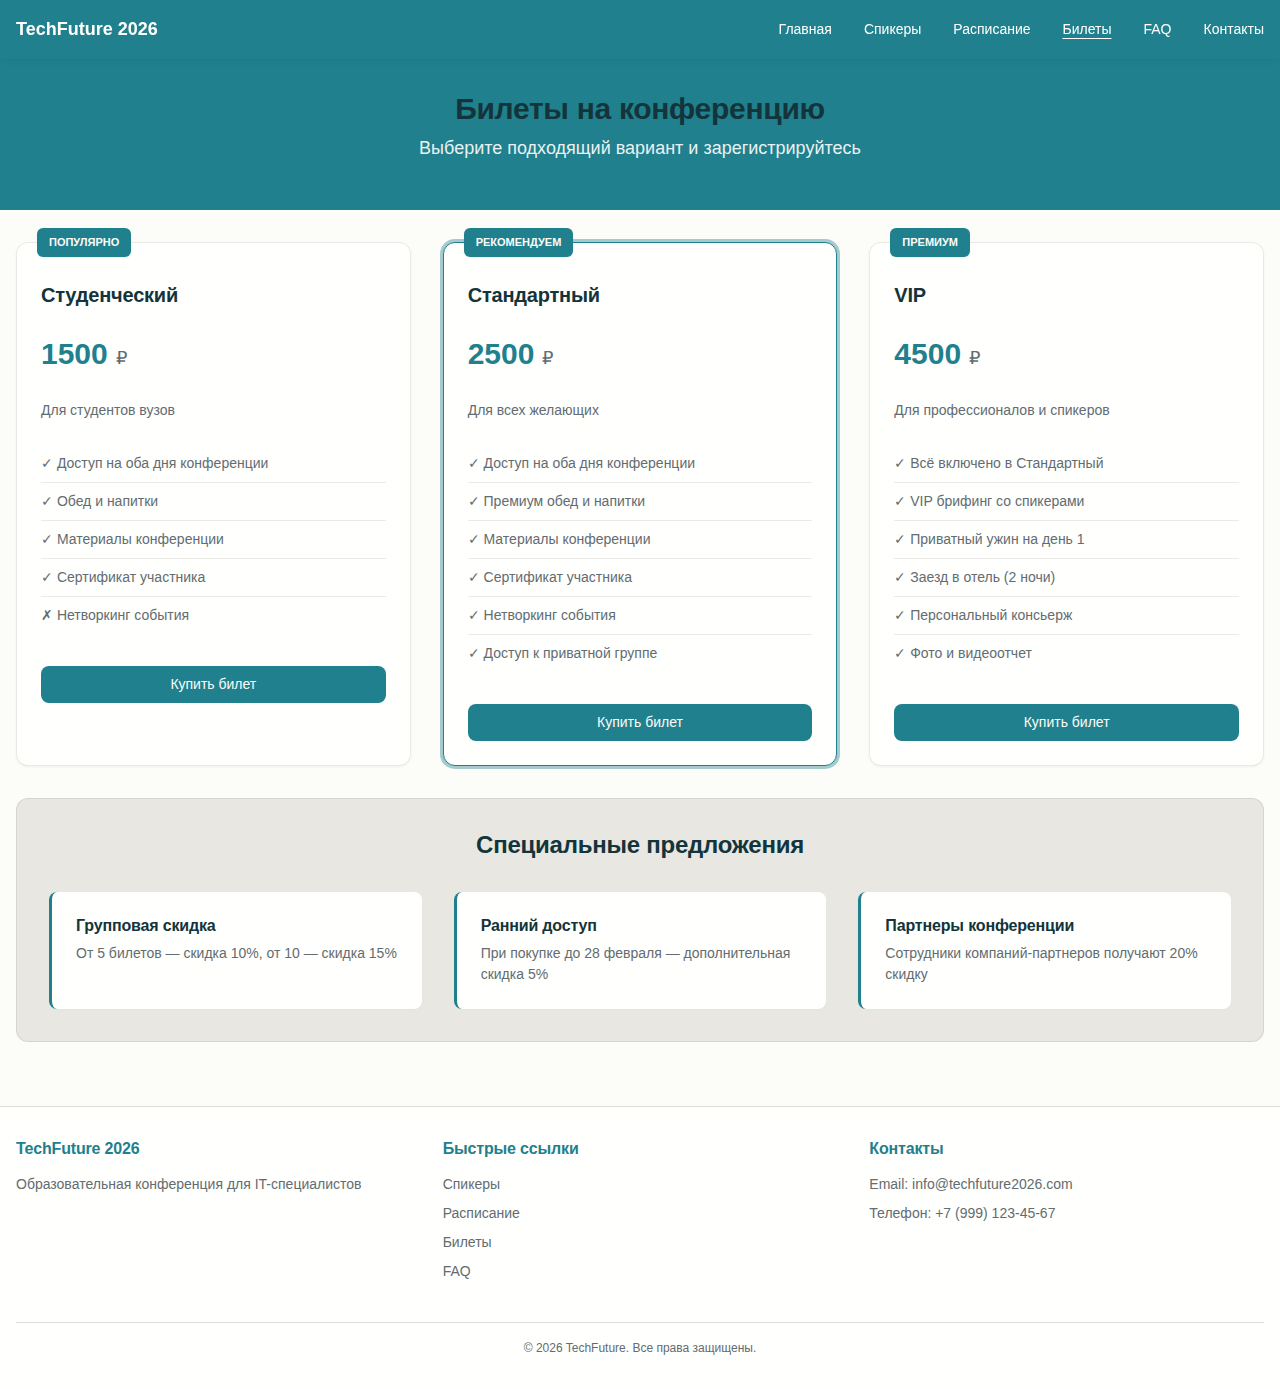
<file: tickets.html>
<!DOCTYPE html>
<html lang="ru">
<head>
    <meta charset="UTF-8">
    <meta name="viewport" content="width=device-width, initial-scale=1.0">
    <title>Билеты - TechFuture 2026</title>
    <link rel="stylesheet" href="css/tickets.css">
    <link rel="stylesheet" href="css/root.css">
</head>
<body>
    <!-- Навигация -->
    <nav class="navbar">
        <div class="container">
            <div class="navbar__wrapper">
                <div class="navbar__logo">
                    <a href="index.html">TechFuture 2026</a>
                </div>
                <button class="navbar__toggle" id="mobileMenuToggle">
                    <span></span>
                    <span></span>
                    <span></span>
                </button>
                <ul class="navbar__menu" id="navMenu">
                    <li><a href="index.html">Главная</a></li>
                    <li><a href="speakers.html">Спикеры</a></li>
                    <li><a href="schedule.html">Расписание</a></li>
                    <li><a href="tickets.html" class="active">Билеты</a></li>
                    <li><a href="faq.html">FAQ</a></li>
                    <li><a href="contacts.html">Контакты</a></li>
                </ul>
            </div>
        </div>
    </nav>

    <!-- Заголовок страницы -->
    <header class="page__header">
        <div class="container">
            <h1>Билеты на конференцию</h1>
            <p>Выберите подходящий вариант и зарегистрируйтесь</p>
        </div>
    </header>

    <!-- Тарифы -->
    <section class="tickets">
        <div class="container">
            <div class="tickets__grid">
                <!-- Тариф 1: Студент -->
                <div class="ticket__card">
                    <div class="ticket__badge">ПОПУЛЯРНО</div>
                    <h3 class="ticket__title">Студенческий</h3>
                    <div class="ticket__price">
                        <span class="price__amount">1500</span>
                        <span class="price__currency">₽</span>
                    </div>
                    <p class="ticket__description">Для студентов вузов</p>
                    <ul class="ticket__features">
                        <li>✓ Доступ на оба дня конференции</li>
                        <li>✓ Обед и напитки</li>
                        <li>✓ Материалы конференции</li>
                        <li>✓ Сертификат участника</li>
                        <li>✗ Нетворкинг события</li>
                    </ul>
                    <button class="btn btn--primary" onclick="buyTicket('Студенческий', 1500)">
                        Купить билет
                    </button>
                </div>

                <!-- Тариф 2: Стандарт -->
                <div class="ticket__card featured">
                    <div class="ticket__badge featured">РЕКОМЕНДУЕМ</div>
                    <h3 class="ticket__title">Стандартный</h3>
                    <div class="ticket__price">
                        <span class="price__amount">2500</span>
                        <span class="price__currency">₽</span>
                    </div>
                    <p class="ticket__description">Для всех желающих</p>
                    <ul class="ticket__features">
                        <li>✓ Доступ на оба дня конференции</li>
                        <li>✓ Премиум обед и напитки</li>
                        <li>✓ Материалы конференции</li>
                        <li>✓ Сертификат участника</li>
                        <li>✓ Нетворкинг события</li>
                        <li>✓ Доступ к приватной группе</li>
                    </ul>
                    <button class="btn btn--primary" onclick="buyTicket('Стандартный', 2500)">
                        Купить билет
                    </button>
                </div>
<!-- Тариф 3: VIP -->
                <div class="ticket__card">
                    <div class="ticket__badge">ПРЕМИУМ</div>
                    <h3 class="ticket__title">VIP</h3>
                    <div class="ticket__price">
                        <span class="price__amount">4500</span>
                        <span class="price__currency">₽</span>
                    </div>
                    <p class="ticket__description">Для профессионалов и спикеров</p>
                    <ul class="ticket__features">
                        <li>✓ Всё включено в Стандартный</li>
                        <li>✓ VIP брифинг со спикерами</li>
                        <li>✓ Приватный ужин на день 1</li>
                        <li>✓ Заезд в отель (2 ночи)</li>
                        <li>✓ Персональный консьерж</li>
                        <li>✓ Фото и видеоотчет</li>
                    </ul>
                    <button class="btn btn--primary" onclick="buyTicket('VIP', 4500)">
                        Купить билет
                    </button>
                </div>
            </div>

            <!-- Информация по скидкам -->
            <div class="promo__section">
                <h2>Специальные предложения</h2>
                <div class="promo__list">
                    <div class="promo__item">
                        <h4>Групповая скидка</h4>
                        <p>От 5 билетов — скидка 10%, от 10 — скидка 15%</p>
                    </div>
                    <div class="promo__item">
                        <h4>Ранний доступ</h4>
                        <p>При покупке до 28 февраля — дополнительная скидка 5%</p>
                    </div>
                    <div class="promo__item">
                        <h4>Партнеры конференции</h4>
                        <p>Сотрудники компаний-партнеров получают 20% скидку</p>
                    </div>
                </div>
            </div>
        </div>
    </section>

    <!-- Модальное окно для покупки -->
    <div id="buyModal" class="modal" style="display: none;">
        <div class="modal__content">
            <div class="modal__header">
                <h3>Оформление билета</h3>
                <button class="modal__close" onclick="closeModal()">&times;</button>
            </div>
            <div class="modal__body">
                <p>Тариф: <strong id="modalTicketType"></strong></p>
                <p>Цена: <strong id="modalPrice"></strong> ₽</p>
                
                <form id="buyForm">
                    <div class="form__group">
                        <label for="buyName">Ваше имя:</label>
                        <input type="text" id="buyName" required placeholder="Иван Петров">
                    </div>
                    <div class="form__group">
                        <label for="buyEmail">Email:</label>
                        <input type="email" id="buyEmail" required placeholder="ivan@example.com">
                    </div>
                    <div class="form__group">
                        <label for="buyPhone">Телефон:</label>
                        <input type="tel" id="buyPhone" required placeholder="+7 (999) 123-45-67">
                    </div>
                </form>
            </div>
            <div class="modal__footer">
                <button class="btn btn--secondary" onclick="closeModal()">Отмена</button>
                <button class="btn btn--primary" onclick="submitBuy()">Оформить покупку</button>
            </div>
        </div>
    </div>
<!-- Футер -->
    <footer class="footer">
        <div class="container">
            <div class="footer__content">
                <div class="footer__section">
                    <h4>TechFuture 2026</h4>
                    <p>Образовательная конференция для IT-специалистов</p>
                </div>
                <div class="footer__section">
                    <h4>Быстрые ссылки</h4>
                    <ul>
                        <li><a href="speakers.html">Спикеры</a></li>
                        <li><a href="schedule.html">Расписание</a></li>
                        <li><a href="tickets.html">Билеты</a></li>
                        <li><a href="faq.html">FAQ</a></li>
                    </ul>
                </div>
                <div class="footer__section">
                    <h4>Контакты</h4>
                    <p>Email: info@techfuture2026.com</p>
                    <p>Телефон: +7 (999) 123-45-67</p>
                </div>
            </div>
            <div class="footer__bottom">
                <p>&copy; 2026 TechFuture. Все права защищены.</p>
            </div>
        </div>
    </footer>

    <script src="js/menu.js"></script>
    <script src="js/modal.js"></script>
</body>
</html>
</file>
<file: css/index.css>
/* END PERPLEXITY DESIGN SYSTEM */
/* ============================================
   GLOBAL STYLES
   ============================================ */

* {
    margin: 0;
    padding: 0;
    box-sizing: border-box;
}

html {
    scroll-behavior: smooth;
    font-size: var(--font-size-base);
    font-family: var(--font-family-base);
    line-height: var(--line-height-normal);
    color: var(--color-text);
    background-color: var(--color-background);
    -webkit-font-smoothing: antialiased;
}

body {
    font-family: var(--font-family-base);
    line-height: var(--line-height-normal);
    color: var(--color-text);
    background-color: var(--color-background);
}

a {
    color: var(--color-primary);
    text-decoration: none;
    transition: color var(--duration-fast) var(--ease-standard);
}

a:hover {
    color: var(--color-primary-hover);
}

.container {
    max-width: var(--container-xl);
    margin: 0 auto;
    padding: 0 var(--space-20);
}

/* ============================================
   NAVBAR & NAVIGATION
   ============================================ */

.navbar {
    background: var(--color-primary);
    color: var(--color-btn-primary-text);
    padding: var(--space-16) 0;
    position: sticky;
    top: 0;
    z-index: 100;
    box-shadow: var(--shadow-md);
}

.navbar__wrapper {
    display: flex;
    justify-content: space-between;
    align-items: center;
}

.navbar__logo a {
    font-size: var(--font-size-2xl);
    font-weight: var(--font-weight-bold);
    color: var(--color-btn-primary-text);
    display: flex;
    align-items: center;
}

.navbar__menu {
    display: flex;
    list-style: none;
    gap: var(--space-32);
    align-items: center;
}

.navbar__menu a {
    color: var(--color-btn-primary-text);
    transition: opacity var(--duration-fast) var(--ease-standard);
    font-weight: var(--font-weight-medium);
    font-size: var(--font-size-md);
}

.navbar__menu a:hover,
.navbar__menu a.active {
    opacity: 0.8;
    text-decoration: underline;
}

.navbar__toggle {
    display: none;
    background: none;
    border: none;
    color: var(--color-btn-primary-text);
    font-size: var(--font-size-2xl);
    cursor: pointer;
    flex-direction: column;
    gap: var(--space-6);
}

.navbar__toggle span {
    width: 25px;
    height: 3px;
    background: var(--color-btn-primary-text);
    display: block;
    transition: var(--duration-fast) var(--ease-standard);
}

/* ============================================
   RESPONSIVE MENU
   ============================================ */

@media (max-width: 768px) {
    .navbar__toggle {
        display: flex;
    }

    .navbar__menu {
        position: absolute;
        top: 100%;
        left: 0;
        right: 0;
        background: var(--color-primary);
        flex-direction: column;
        gap: 0;
        padding: var(--space-16) 0;
        max-height: 0;
        overflow: hidden;
        transition: max-height var(--duration-normal) var(--ease-standard);
    }

    .navbar__menu.active {
        max-height: 500px;
    }

    .navbar__menu li {
        width: 100%;
    }

    .navbar__menu a {
        display: block;
        padding: var(--space-16) var(--space-24);
        border-bottom: 1px solid rgba(255, 255, 255, 0.1);
    }
}

@media (max-width: 480px) {
    .navbar {
        padding: var(--space-12) 0;
    }

    .navbar__logo a {
        font-size: var(--font-size-xl);
    }

    .navbar__menu {
        padding: var(--space-12) 0;
    }

    .navbar__menu a {
        padding: var(--space-12) var(--space-16);
        font-size: var(--font-size-sm);
    }
}

/* ============================================
   HERO SECTION
   ============================================ */

.hero {
    background: var(--color-primary);
    color: var(--color-btn-primary-text);
    padding: calc(var(--space-32) * 3) 0;
    text-align: center;
}

.hero__content {
    display: flex;
    flex-direction: column;
    gap: var(--space-32);
    align-items: center;
}

.hero__title {
    font-size: var(--font-size-4xl);
    font-weight: var(--font-weight-bold);
    margin-bottom: var(--space-16);
    line-height: var(--line-height-tight);
    letter-spacing: var(--letter-spacing-tight);
}

.hero__subtitle {
    font-size: var(--font-size-xl);
    margin-bottom: var(--space-32);
    opacity: 0.9;
    line-height: var(--line-height-normal);
}

/* ============================================
   TIMER
   ============================================ */

.hero__timer {
    display: grid;
    grid-template-columns: repeat(auto-fit, minmax(120px, 1fr));
    gap: var(--space-16);
    margin: var(--space-32) 0;
    max-width: 600px;
    margin-left: auto;
    margin-right: auto;
}

.timer__item {
    display: flex;
    flex-direction: column;
    align-items: center;
    gap: var(--space-8);
    background: var(--color-secondary);
    padding: var(--space-24);
    border-radius: var(--radius-md);
    backdrop-filter: blur(10px);
    border: 1px solid rgba(255, 255, 255, 0.1);
}

.timer__value {
    font-size: calc(var(--font-size-4xl) * 0.83);
    font-weight: var(--font-weight-bold);
}

.timer__label {
    font-size: var(--font-size-sm);
    opacity: 0.8;
}

/* ============================================
   BUTTONS
   ============================================ */

.btn {
    display: inline-block;
    padding: var(--space-12) var(--space-32);
    border: none;
    border-radius: var(--radius-base);
    font-size: var(--font-size-md);
    font-weight: var(--font-weight-medium);
    cursor: pointer;
    transition: all var(--duration-normal) var(--ease-standard);
    text-align: center;
    line-height: var(--line-height-normal);
}

.btn--primary {
    background: var(--color-primary);
    color: var(--color-btn-primary-text);
}

.btn--primary:hover {
    background: var(--color-primary-hover);
    transform: translateY(-2px);
    box-shadow: var(--shadow-lg);
}

.btn--secondary {
    background: var(--color-secondary);
    color: var(--color-text);
}

.btn--secondary:hover {
    background: var(--color-secondary-hover);
}

/* ============================================
   SECTIONS
   ============================================ */

section {
    padding: calc(var(--space-32) * 2) 0;
}

.section__title {
    text-align: center;
    font-size: var(--font-size-3xl);
    margin-bottom: calc(var(--space-32) * 1.5);
    color: var(--color-text);
    font-weight: var(--font-weight-semibold);
    line-height: var(--line-height-tight);
    letter-spacing: var(--letter-spacing-tight);
}

/* ============================================
   TRACKS SECTION
   ============================================ */

.tracks {
    background: var(--color-background);
}

.tracks__grid {
    display: grid;
    grid-template-columns: repeat(auto-fit, minmax(280px, 1fr));
    gap: var(--space-32);
}

.track__card {
    background: var(--color-surface);
    padding: var(--space-32);
    border-radius: var(--radius-lg);
    box-shadow: var(--shadow-sm);
    text-align: center;
    transition: transform var(--duration-normal) var(--ease-standard),
                box-shadow var(--duration-normal) var(--ease-standard);
    border: 1px solid var(--color-card-border);
}

.track__card:hover {
    transform: translateY(-10px);
    box-shadow: var(--shadow-lg);
}

.track__icon {
    font-size: calc(var(--font-size-4xl) * 1.17);
    margin-bottom: var(--space-16);
}

.track__card h3 {
    margin-bottom: var(--space-8);
    color: var(--color-text);
    font-size: var(--font-size-xl);
    font-weight: var(--font-weight-semibold);
}

.track__card p {
    color: var(--color-text-secondary);
    margin: 0;
    line-height: var(--line-height-normal);
}

/* ============================================
   ABOUT SECTION
   ============================================ */

.about__content {
    display: grid;
    grid-template-columns: 1fr 1fr;
    gap: calc(var(--space-32) * 2);
    align-items: center;
}

.about__text p {
    margin-bottom: var(--space-24);
    color: var(--color-text-secondary);
    line-height: 1.8;
}

.about__stats {
    display: flex;
    flex-direction: column;
    gap: var(--space-32);
}

.stat__item {
    display: flex;
    flex-direction: column;
    gap: var(--space-8);
}

.stat__number {
    font-size: var(--font-size-3xl);
    font-weight: var(--font-weight-bold);
    color: var(--color-primary);
}

.stat__label {
    color: var(--color-text-secondary);
    font-weight: var(--font-weight-medium);
    font-size: var(--font-size-md);
}

@media (max-width: 768px) {
    .about__content {
        grid-template-columns: 1fr;
    }
}

@media (max-width: 480px) {
    .about__content {
        gap: var(--space-32);
    }

    .about__text p {
        margin-bottom: var(--space-16);
    }

    .about__stats {
        gap: var(--space-24);
    }

    .stat__number {
        font-size: var(--font-size-2xl);
    }
}

/* ============================================
   UPCOMING EVENTS
   ============================================ */

.upcoming {
    background: var(--color-background);
}

.upcoming__grid {
    display: grid;
    grid-template-columns: repeat(auto-fit, minmax(300px, 1fr));
    gap: var(--space-32);
}

.event__card {
    background: var(--color-surface);
    padding: var(--space-32);
    border-radius: var(--radius-lg);
    border-left: 4px solid var(--color-primary);
    box-shadow: var(--shadow-sm);
    border-top: 1px solid var(--color-card-border);
    border-right: 1px solid var(--color-card-border);
    border-bottom: 1px solid var(--color-card-border);
}

.event__card h3 {
    margin-bottom: var(--space-8);
    color: var(--color-text);
    font-size: var(--font-size-xl);
    font-weight: var(--font-weight-semibold);
}

.event__date {
    color: var(--color-primary);
    font-weight: var(--font-weight-semibold);
    margin-bottom: var(--space-16);
    font-size: var(--font-size-md);
}

.event__card p {
    color: var(--color-text-secondary);
    margin: 0;
    line-height: var(--line-height-normal);
}

/* ============================================
   PAGE HEADER (для внутренних страниц)
   ============================================ */

.page__header {
    background: var(--color-primary);
    color: var(--color-btn-primary-text);
    padding: calc(var(--space-32) * 2) 0;
    text-align: center;
}

.page__header h1 {
    font-size: var(--font-size-3xl);
    margin-bottom: var(--space-8);
    font-weight: var(--font-weight-semibold);
    line-height: var(--line-height-tight);
    letter-spacing: var(--letter-spacing-tight);
}

.page__header p {
    font-size: var(--font-size-lg);
    opacity: 0.9;
    margin: 0;
    line-height: var(--line-height-normal);
}

/* ============================================
   FOOTER
   ============================================ */

.footer {
    background: var(--color-charcoal-700);
    color: var(--color-gray-200);
    padding: calc(var(--space-32) * 1.5) 0 var(--space-16);
}

.footer__content {
    display: grid;
    grid-template-columns: repeat(auto-fit, minmax(250px, 1fr));
    gap: var(--space-32);
    margin-bottom: var(--space-32);
}

.footer__section h4 {
    margin-bottom: var(--space-16);
    color: var(--color-primary);
    font-size: var(--font-size-lg);
    font-weight: var(--font-weight-semibold);
}

.footer__section p {
    color: var(--color-gray-300);
    margin-bottom: var(--space-8);
    line-height: var(--line-height-normal);
}

.footer__section ul {
    list-style: none;
}

.footer__section ul li {
    margin-bottom: var(--space-8);
}

.footer__section a {
    color: var(--color-gray-300);
    transition: color var(--duration-fast) var(--ease-standard);
    font-size: var(--font-size-md);
}

.footer__section a:hover {
    color: var(--color-gray-200);
}

.footer__bottom {
    border-top: 1px solid var(--color-border);
    padding-top: var(--space-16);
    text-align: center;
    color: var(--color-gray-300);
    font-size: var(--font-size-sm);
}

/* ============================================
   RESPONSIVE DESIGN
   ============================================ */

@media (max-width: 768px) {
    .hero__title {
        font-size: var(--font-size-2xl);
    }

    .hero__subtitle {
        font-size: var(--font-size-md);
    }

    .hero__timer {
        grid-template-columns: repeat(2, 1fr);
        gap: var(--space-16);
    }

    .timer__value {
        font-size: var(--font-size-2xl);
    }

    .section__title {
        font-size: var(--font-size-2xl);
    }

    .tracks__grid,
    .upcoming__grid {
        grid-template-columns: 1fr;
    }

    section {
        padding: var(--space-32) 0;
    }

    .hero {
        padding: calc(var(--space-32) * 1.5) 0;
    }
}

@media (max-width: 480px) {
    .container {
        padding: 0 var(--space-16);
    }

    .hero {
        padding: var(--space-32) 0;
    }

    .hero__title {
        font-size: var(--font-size-xl);
        margin-bottom: var(--space-12);
    }

    .hero__subtitle {
        font-size: var(--font-size-base);
        margin-bottom: var(--space-24);
    }

    .hero__content {
        gap: var(--space-24);
    }

    .hero__timer {
        grid-template-columns: repeat(2, 1fr);
        gap: var(--space-12);
        max-width: 100%;
    }

    .timer__item {
        padding: var(--space-16);
        gap: var(--space-6);
    }

    .timer__value {
        font-size: var(--font-size-xl);
    }

    .timer__label {
        font-size: var(--font-size-xs);
    }

    .btn {
        padding: var(--space-10) var(--space-24);
        font-size: var(--font-size-sm);
    }

    section {
        padding: var(--space-24) 0;
    }

    .section__title {
        font-size: var(--font-size-xl);
        margin-bottom: var(--space-24);
    }

    .tracks__grid {
        gap: var(--space-16);
        grid-template-columns: 1fr;
    }

    .track__card {
        padding: var(--space-24);
    }

    .track__icon {
        font-size: var(--font-size-3xl);
        margin-bottom: var(--space-12);
    }

    .track__card h3 {
        font-size: var(--font-size-lg);
    }

    .upcoming__grid {
        gap: var(--space-16);
        grid-template-columns: 1fr;
    }

    .event__card {
        padding: var(--space-24);
    }

    .event__card h3 {
        font-size: var(--font-size-lg);
    }

    .page__header {
        padding: var(--space-32) 0;
    }

    .page__header h1 {
        font-size: var(--font-size-2xl);
    }

    .page__header p {
        font-size: var(--font-size-md);
    }

    .footer {
        padding: var(--space-32) 0 var(--space-12);
    }

    .footer__content {
        gap: var(--space-24);
        grid-template-columns: 1fr;
    }

    .footer__section h4 {
        font-size: var(--font-size-md);
        margin-bottom: var(--space-12);
    }

    .footer__section p,
    .footer__section a {
        font-size: var(--font-size-sm);
    }

    .footer__bottom {
        padding-top: var(--space-12);
        font-size: var(--font-size-xs);
    }
}
</file>
<file: css/root.css>
:root {
  /* Primitive Color Tokens */
  --color-white: rgba(255, 255, 255, 1);
  --color-black: rgba(0, 0, 0, 1);
  --color-cream-50: rgba(252, 252, 249, 1);
  --color-cream-100: rgba(255, 255, 253, 1);
  --color-gray-200: rgba(245, 245, 245, 1);
  --color-gray-300: rgba(167, 169, 169, 1);
  --color-gray-400: rgba(119, 124, 124, 1);
  --color-slate-500: rgba(98, 108, 113, 1);
  --color-brown-600: rgba(94, 82, 64, 1);
  --color-charcoal-700: rgba(31, 33, 33, 1);
  --color-charcoal-800: rgba(38, 40, 40, 1);
  --color-slate-900: rgba(19, 52, 59, 1);
  --color-teal-300: rgba(50, 184, 198, 1);
  --color-teal-400: rgba(45, 166, 178, 1);
  --color-teal-500: rgba(33, 128, 141, 1);
  --color-teal-600: rgba(29, 116, 128, 1);
  --color-teal-700: rgba(26, 104, 115, 1);
  --color-teal-800: rgba(41, 150, 161, 1);
  --color-red-400: rgba(255, 84, 89, 1);
  --color-red-500: rgba(192, 21, 47, 1);
  --color-orange-400: rgba(230, 129, 97, 1);
  --color-orange-500: rgba(168, 75, 47, 1);

  /* RGB versions for opacity control */
  --color-brown-600-rgb: 94, 82, 64;
  --color-teal-500-rgb: 33, 128, 141;
  --color-slate-900-rgb: 19, 52, 59;
  --color-slate-500-rgb: 98, 108, 113;
  --color-red-500-rgb: 192, 21, 47;
  --color-red-400-rgb: 255, 84, 89;
  --color-orange-500-rgb: 168, 75, 47;
  --color-orange-400-rgb: 230, 129, 97;

  /* Background color tokens (Light Mode) */
  --color-bg-1: rgba(59, 130, 246, 0.08); /* Light blue */
  --color-bg-2: rgba(245, 158, 11, 0.08); /* Light yellow */
  --color-bg-3: rgba(34, 197, 94, 0.08); /* Light green */
  --color-bg-4: rgba(239, 68, 68, 0.08); /* Light red */
  --color-bg-5: rgba(147, 51, 234, 0.08); /* Light purple */
  --color-bg-6: rgba(249, 115, 22, 0.08); /* Light orange */
  --color-bg-7: rgba(236, 72, 153, 0.08); /* Light pink */
  --color-bg-8: rgba(6, 182, 212, 0.08); /* Light cyan */

  /* Semantic Color Tokens (Light Mode) */
  --color-background: var(--color-cream-50);
  --color-surface: var(--color-cream-100);
  --color-text: var(--color-slate-900);
  --color-text-secondary: var(--color-slate-500);
  --color-primary: var(--color-teal-500);
  --color-primary-hover: var(--color-teal-600);
  --color-primary-active: var(--color-teal-700);
  --color-secondary: rgba(var(--color-brown-600-rgb), 0.12);
  --color-secondary-hover: rgba(var(--color-brown-600-rgb), 0.2);
  --color-secondary-active: rgba(var(--color-brown-600-rgb), 0.25);
  --color-border: rgba(var(--color-brown-600-rgb), 0.2);
  --color-btn-primary-text: var(--color-cream-50);
  --color-card-border: rgba(var(--color-brown-600-rgb), 0.12);
  --color-card-border-inner: rgba(var(--color-brown-600-rgb), 0.12);
  --color-error: var(--color-red-500);
  --color-success: var(--color-teal-500);
  --color-warning: var(--color-orange-500);
  --color-info: var(--color-slate-500);
  --color-focus-ring: rgba(var(--color-teal-500-rgb), 0.4);
  --color-select-caret: rgba(var(--color-slate-900-rgb), 0.8);

  /* Common style patterns */
  --focus-ring: 0 0 0 3px var(--color-focus-ring);
  --focus-outline: 2px solid var(--color-primary);
  --status-bg-opacity: 0.15;
  --status-border-opacity: 0.25;
  --select-caret-light: url("data:image/svg+xml,%3Csvg xmlns='http://www.w3.org/2000/svg' width='16' height='16' viewBox='0 0 24 24' fill='none' stroke='%23134252' stroke-width='2' stroke-linecap='round' stroke-linejoin='round'%3E%3Cpolyline points='6 9 12 15 18 9'%3E%3C/polyline%3E%3C/svg%3E");
  --select-caret-dark: url("data:image/svg+xml,%3Csvg xmlns='http://www.w3.org/2000/svg' width='16' height='16' viewBox='0 0 24 24' fill='none' stroke='%23f5f5f5' stroke-width='2' stroke-linecap='round' stroke-linejoin='round'%3E%3Cpolyline points='6 9 12 15 18 9'%3E%3C/polyline%3E%3C/svg%3E");

  /* RGB versions for opacity control */
  --color-success-rgb: 33, 128, 141;
  --color-error-rgb: 192, 21, 47;
  --color-warning-rgb: 168, 75, 47;
  --color-info-rgb: 98, 108, 113;

  /* Typography */
  --font-family-base: "FKGroteskNeue", "Geist", "Inter", -apple-system,
    BlinkMacSystemFont, "Segoe UI", Roboto, sans-serif;
  --font-family-mono: "Berkeley Mono", ui-monospace, SFMono-Regular, Menlo,
    Monaco, Consolas, monospace;
  --font-size-xs: 11px;
  --font-size-sm: 12px;
  --font-size-base: 14px;
  --font-size-md: 14px;
  --font-size-lg: 16px;
  --font-size-xl: 18px;
  --font-size-2xl: 20px;
  --font-size-3xl: 24px;
  --font-size-4xl: 30px;
  --font-weight-normal: 400;
  --font-weight-medium: 500;
  --font-weight-semibold: 550;
  --font-weight-bold: 600;
  --line-height-tight: 1.2;
  --line-height-normal: 1.5;
  --letter-spacing-tight: -0.01em;

  /* Spacing */
  --space-0: 0;
  --space-1: 1px;
  --space-2: 2px;
  --space-4: 4px;
  --space-6: 6px;
  --space-8: 8px;
  --space-10: 10px;
  --space-12: 12px;
  --space-16: 16px;
  --space-20: 20px;
  --space-24: 24px;
  --space-32: 32px;

  /* Border Radius */
  --radius-sm: 6px;
  --radius-base: 8px;
  --radius-md: 10px;
  --radius-lg: 12px;
  --radius-full: 9999px;

  /* Shadows */
  --shadow-xs: 0 1px 2px rgba(0, 0, 0, 0.02);
  --shadow-sm: 0 1px 3px rgba(0, 0, 0, 0.04), 0 1px 2px rgba(0, 0, 0, 0.02);
  --shadow-md: 0 4px 6px -1px rgba(0, 0, 0, 0.04),
    0 2px 4px -1px rgba(0, 0, 0, 0.02);
  --shadow-lg: 0 10px 15px -3px rgba(0, 0, 0, 0.04),
    0 4px 6px -2px rgba(0, 0, 0, 0.02);
  --shadow-inset-sm: inset 0 1px 0 rgba(255, 255, 255, 0.15),
    inset 0 -1px 0 rgba(0, 0, 0, 0.03);

  /* Animation */
  --duration-fast: 150ms;
  --duration-normal: 250ms;
  --ease-standard: cubic-bezier(0.16, 1, 0.3, 1);

  /* Layout */
  --container-sm: 640px;
  --container-md: 768px;
  --container-lg: 1024px;
  --container-xl: 1280px;
}

/* Dark mode colors */
@media (prefers-color-scheme: dark) {
  :root {
    /* RGB versions for opacity control (Dark Mode) */
    --color-gray-400-rgb: 119, 124, 124;
    --color-teal-300-rgb: 50, 184, 198;
    --color-gray-300-rgb: 167, 169, 169;
    --color-gray-200-rgb: 245, 245, 245;

    /* Background color tokens (Dark Mode) */
    --color-bg-1: rgba(29, 78, 216, 0.15); /* Dark blue */
    --color-bg-2: rgba(180, 83, 9, 0.15); /* Dark yellow */
    --color-bg-3: rgba(21, 128, 61, 0.15); /* Dark green */
    --color-bg-4: rgba(185, 28, 28, 0.15); /* Dark red */
    --color-bg-5: rgba(107, 33, 168, 0.15); /* Dark purple */
    --color-bg-6: rgba(194, 65, 12, 0.15); /* Dark orange */
    --color-bg-7: rgba(190, 24, 93, 0.15); /* Dark pink */
    --color-bg-8: rgba(8, 145, 178, 0.15); /* Dark cyan */

    /* Semantic Color Tokens (Dark Mode) */
    --color-background: var(--color-charcoal-700);
    --color-surface: var(--color-charcoal-800);
    --color-text: var(--color-gray-200);
    --color-text-secondary: rgba(var(--color-gray-300-rgb), 0.7);
    --color-primary: var(--color-teal-300);
    --color-primary-hover: var(--color-teal-400);
    --color-primary-active: var(--color-teal-800);
    --color-secondary: rgba(var(--color-gray-400-rgb), 0.15);
    --color-secondary-hover: rgba(var(--color-gray-400-rgb), 0.25);
    --color-secondary-active: rgba(var(--color-gray-400-rgb), 0.3);
    --color-border: rgba(var(--color-gray-400-rgb), 0.3);
    --color-error: var(--color-red-400);
    --color-success: var(--color-teal-300);
    --color-warning: var(--color-orange-400);
    --color-info: var(--color-gray-300);
    --color-focus-ring: rgba(var(--color-teal-300-rgb), 0.4);
    --color-btn-primary-text: var(--color-slate-900);
    --color-card-border: rgba(var(--color-gray-400-rgb), 0.2);
    --color-card-border-inner: rgba(var(--color-gray-400-rgb), 0.15);
    --shadow-inset-sm: inset 0 1px 0 rgba(255, 255, 255, 0.1),
      inset 0 -1px 0 rgba(0, 0, 0, 0.15);
    --button-border-secondary: rgba(var(--color-gray-400-rgb), 0.2);
    --color-border-secondary: rgba(var(--color-gray-400-rgb), 0.2);
    --color-select-caret: rgba(var(--color-gray-200-rgb), 0.8);

    /* Common style patterns - updated for dark mode */
    --focus-ring: 0 0 0 3px var(--color-focus-ring);
    --focus-outline: 2px solid var(--color-primary);
    --status-bg-opacity: 0.15;
    --status-border-opacity: 0.25;
    --select-caret-light: url("data:image/svg+xml,%3Csvg xmlns='http://www.w3.org/2000/svg' width='16' height='16' viewBox='0 0 24 24' fill='none' stroke='%23134252' stroke-width='2' stroke-linecap='round' stroke-linejoin='round'%3E%3Cpolyline points='6 9 12 15 18 9'%3E%3C/polyline%3E%3C/svg%3E");
    --select-caret-dark: url("data:image/svg+xml,%3Csvg xmlns='http://www.w3.org/2000/svg' width='16' height='16' viewBox='0 0 24 24' fill='none' stroke='%23f5f5f5' stroke-width='2' stroke-linecap='round' stroke-linejoin='round'%3E%3Cpolyline points='6 9 12 15 18 9'%3E%3C/polyline%3E%3C/svg%3E");

    /* RGB versions for dark mode */
    --color-success-rgb: var(--color-teal-300-rgb);
    --color-error-rgb: var(--color-red-400-rgb);
    --color-warning-rgb: var(--color-orange-400-rgb);
    --color-info-rgb: var(--color-gray-300-rgb);
  }
}

/* Data attribute for manual theme switching */
[data-color-scheme="dark"] {
  /* RGB versions for opacity control (dark mode) */
  --color-gray-400-rgb: 119, 124, 124;
  --color-teal-300-rgb: 50, 184, 198;
  --color-gray-300-rgb: 167, 169, 169;
  --color-gray-200-rgb: 245, 245, 245;

  /* Colorful background palette - Dark Mode */
  --color-bg-1: rgba(29, 78, 216, 0.15); /* Dark blue */
  --color-bg-2: rgba(180, 83, 9, 0.15); /* Dark yellow */
  --color-bg-3: rgba(21, 128, 61, 0.15); /* Dark green */
  --color-bg-4: rgba(185, 28, 28, 0.15); /* Dark red */
  --color-bg-5: rgba(107, 33, 168, 0.15); /* Dark purple */
  --color-bg-6: rgba(194, 65, 12, 0.15); /* Dark orange */
  --color-bg-7: rgba(190, 24, 93, 0.15); /* Dark pink */
  --color-bg-8: rgba(8, 145, 178, 0.15); /* Dark cyan */

  /* Semantic Color Tokens (Dark Mode) */
  --color-background: var(--color-charcoal-700);
  --color-surface: var(--color-charcoal-800);
  --color-text: var(--color-gray-200);
  --color-text-secondary: rgba(var(--color-gray-300-rgb), 0.7);
  --color-primary: var(--color-teal-300);
  --color-primary-hover: var(--color-teal-400);
  --color-primary-active: var(--color-teal-800);
  --color-secondary: rgba(var(--color-gray-400-rgb), 0.15);
  --color-secondary-hover: rgba(var(--color-gray-400-rgb), 0.25);
  --color-secondary-active: rgba(var(--color-gray-400-rgb), 0.3);
  --color-border: rgba(var(--color-gray-400-rgb), 0.3);
  --color-error: var(--color-red-400);
  --color-success: var(--color-teal-300);
  --color-warning: var(--color-orange-400);
  --color-info: var(--color-gray-300);
  --color-focus-ring: rgba(var(--color-teal-300-rgb), 0.4);
  --color-btn-primary-text: var(--color-slate-900);
  --color-card-border: rgba(var(--color-gray-400-rgb), 0.15);
  --color-card-border-inner: rgba(var(--color-gray-400-rgb), 0.15);
  --shadow-inset-sm: inset 0 1px 0 rgba(255, 255, 255, 0.1),
    inset 0 -1px 0 rgba(0, 0, 0, 0.15);
  --color-border-secondary: rgba(var(--color-gray-400-rgb), 0.2);
  --color-select-caret: rgba(var(--color-gray-200-rgb), 0.8);

  /* Common style patterns - updated for dark mode */
  --focus-ring: 0 0 0 3px var(--color-focus-ring);
  --focus-outline: 2px solid var(--color-primary);
  --status-bg-opacity: 0.15;
  --status-border-opacity: 0.25;
  --select-caret-light: url("data:image/svg+xml,%3Csvg xmlns='http://www.w3.org/2000/svg' width='16' height='16' viewBox='0 0 24 24' fill='none' stroke='%23134252' stroke-width='2' stroke-linecap='round' stroke-linejoin='round'%3E%3Cpolyline points='6 9 12 15 18 9'%3E%3C/polyline%3E%3C/svg%3E");
  --select-caret-dark: url("data:image/svg+xml,%3Csvg xmlns='http://www.w3.org/2000/svg' width='16' height='16' viewBox='0 0 24 24' fill='none' stroke='%23f5f5f5' stroke-width='2' stroke-linecap='round' stroke-linejoin='round'%3E%3Cpolyline points='6 9 12 15 18 9'%3E%3C/polyline%3E%3C/svg%3E");

  /* RGB versions for dark mode */
  --color-success-rgb: var(--color-teal-300-rgb);
  --color-error-rgb: var(--color-red-400-rgb);
  --color-warning-rgb: var(--color-orange-400-rgb);
  --color-info-rgb: var(--color-gray-300-rgb);
}

[data-color-scheme="light"] {
  /* RGB versions for opacity control (light mode) */
  --color-brown-600-rgb: 94, 82, 64;
  --color-teal-500-rgb: 33, 128, 141;
  --color-slate-900-rgb: 19, 52, 59;

  /* Semantic Color Tokens (Light Mode) */
  --color-background: var(--color-cream-50);
  --color-surface: var(--color-cream-100);
  --color-text: var(--color-slate-900);
  --color-text-secondary: var(--color-slate-500);
  --color-primary: var(--color-teal-500);
  --color-primary-hover: var(--color-teal-600);
  --color-primary-active: var(--color-teal-700);
  --color-secondary: rgba(var(--color-brown-600-rgb), 0.12);
  --color-secondary-hover: rgba(var(--color-brown-600-rgb), 0.2);
  --color-secondary-active: rgba(var(--color-brown-600-rgb), 0.25);
  --color-border: rgba(var(--color-brown-600-rgb), 0.2);
  --color-btn-primary-text: var(--color-cream-50);
  --color-card-border: rgba(var(--color-brown-600-rgb), 0.12);
  --color-card-border-inner: rgba(var(--color-brown-600-rgb), 0.12);
  --color-error: var(--color-red-500);
  --color-success: var(--color-teal-500);
  --color-warning: var(--color-orange-500);
  --color-info: var(--color-slate-500);
  --color-focus-ring: rgba(var(--color-teal-500-rgb), 0.4);

  /* RGB versions for light mode */
  --color-success-rgb: var(--color-teal-500-rgb);
  --color-error-rgb: var(--color-red-500-rgb);
  --color-warning-rgb: var(--color-orange-500-rgb);
  --color-info-rgb: var(--color-slate-500-rgb);
}

/* Base styles */
html {
  font-size: var(--font-size-base);
  font-family: var(--font-family-base);
  line-height: var(--line-height-normal);
  color: var(--color-text);
  background-color: var(--color-background);
  -webkit-font-smoothing: antialiased;
  box-sizing: border-box;
}

body {
  margin: 0;
  padding: 0;
}

*,
*::before,
*::after {
  box-sizing: inherit;
}

/* Typography */
h1,
h2,
h3,
h4,
h5,
h6 {
  margin: 0;
  font-weight: var(--font-weight-semibold);
  line-height: var(--line-height-tight);
  color: var(--color-text);
  letter-spacing: var(--letter-spacing-tight);
}

h1 {
  font-size: var(--font-size-4xl);
}
h2 {
  font-size: var(--font-size-3xl);
}
h3 {
  font-size: var(--font-size-2xl);
}
h4 {
  font-size: var(--font-size-xl);
}
h5 {
  font-size: var(--font-size-lg);
}
h6 {
  font-size: var(--font-size-md);
}

p {
  margin: 0 0 var(--space-16) 0;
}

a {
  color: var(--color-primary);
  text-decoration: none;
  transition: color var(--duration-fast) var(--ease-standard);
}

a:hover {
  color: var(--color-primary-hover);
}

code,
pre {
  font-family: var(--font-family-mono);
  font-size: calc(var(--font-size-base) * 0.95);
  background-color: var(--color-secondary);
  border-radius: var(--radius-sm);
}

code {
  padding: var(--space-1) var(--space-4);
}

pre {
  padding: var(--space-16);
  margin: var(--space-16) 0;
  overflow: auto;
  border: 1px solid var(--color-border);
}

pre code {
  background: none;
  padding: 0;
}

/* Buttons */
.btn {
  display: inline-flex;
  align-items: center;
  justify-content: center;
  padding: var(--space-8) var(--space-16);
  border-radius: var(--radius-base);
  font-size: var(--font-size-base);
  font-weight: 500;
  line-height: 1.5;
  cursor: pointer;
  transition: all var(--duration-normal) var(--ease-standard);
  border: none;
  text-decoration: none;
  position: relative;
}

.btn:focus-visible {
  outline: none;
  box-shadow: var(--focus-ring);
}

.btn--primary {
  background: var(--color-primary);
  color: var(--color-btn-primary-text);
}

.btn--primary:hover {
  background: var(--color-primary-hover);
}

.btn--primary:active {
  background: var(--color-primary-active);
}

.btn--secondary {
  background: var(--color-secondary);
  color: var(--color-text);
}

.btn--secondary:hover {
  background: var(--color-secondary-hover);
}

.btn--secondary:active {
  background: var(--color-secondary-active);
}

.btn--outline {
  background: transparent;
  border: 1px solid var(--color-border);
  color: var(--color-text);
}

.btn--outline:hover {
  background: var(--color-secondary);
}

.btn--sm {
  padding: var(--space-4) var(--space-12);
  font-size: var(--font-size-sm);
  border-radius: var(--radius-sm);
}

.btn--lg {
  padding: var(--space-10) var(--space-20);
  font-size: var(--font-size-lg);
  border-radius: var(--radius-md);
}

.btn--full-width {
  width: 100%;
}

.btn:disabled {
  opacity: 0.5;
  cursor: not-allowed;
}

/* Form elements */
.form-control {
  display: block;
  width: 100%;
  padding: var(--space-8) var(--space-12);
  font-size: var(--font-size-md);
  line-height: 1.5;
  color: var(--color-text);
  background-color: var(--color-surface);
  border: 1px solid var(--color-border);
  border-radius: var(--radius-base);
  transition: border-color var(--duration-fast) var(--ease-standard),
    box-shadow var(--duration-fast) var(--ease-standard);
}

textarea.form-control {
  font-family: var(--font-family-base);
  font-size: var(--font-size-base);
}

select.form-control {
  padding: var(--space-8) var(--space-12);
  -webkit-appearance: none;
  -moz-appearance: none;
  appearance: none;
  background-image: var(--select-caret-light);
  background-repeat: no-repeat;
  background-position: right var(--space-12) center;
  background-size: 16px;
  padding-right: var(--space-32);
}

/* Add a dark mode specific caret */
@media (prefers-color-scheme: dark) {
  select.form-control {
    background-image: var(--select-caret-dark);
  }
}

/* Also handle data-color-scheme */
[data-color-scheme="dark"] select.form-control {
  background-image: var(--select-caret-dark);
}

[data-color-scheme="light"] select.form-control {
  background-image: var(--select-caret-light);
}

.form-control:focus {
  border-color: var(--color-primary);
  outline: var(--focus-outline);
}

.form-label {
  display: block;
  margin-bottom: var(--space-8);
  font-weight: var(--font-weight-medium);
  font-size: var(--font-size-sm);
}

.form-group {
  margin-bottom: var(--space-16);
}

/* Card component */
.card {
  background-color: var(--color-surface);
  border-radius: var(--radius-lg);
  border: 1px solid var(--color-card-border);
  box-shadow: var(--shadow-sm);
  overflow: hidden;
  transition: box-shadow var(--duration-normal) var(--ease-standard);
}

.card:hover {
  box-shadow: var(--shadow-md);
}

.card__body {
  padding: var(--space-16);
}

.card__header,
.card__footer {
  padding: var(--space-16);
  border-bottom: 1px solid var(--color-card-border-inner);
}

/* Status indicators - simplified with CSS variables */
.status {
  display: inline-flex;
  align-items: center;
  padding: var(--space-6) var(--space-12);
  border-radius: var(--radius-full);
  font-weight: var(--font-weight-medium);
  font-size: var(--font-size-sm);
}

.status--success {
  background-color: rgba(
    var(--color-success-rgb, 33, 128, 141),
    var(--status-bg-opacity)
  );
  color: var(--color-success);
  border: 1px solid
    rgba(var(--color-success-rgb, 33, 128, 141), var(--status-border-opacity));
}

.status--error {
  background-color: rgba(
    var(--color-error-rgb, 192, 21, 47),
    var(--status-bg-opacity)
  );
  color: var(--color-error);
  border: 1px solid
    rgba(var(--color-error-rgb, 192, 21, 47), var(--status-border-opacity));
}

.status--warning {
  background-color: rgba(
    var(--color-warning-rgb, 168, 75, 47),
    var(--status-bg-opacity)
  );
  color: var(--color-warning);
  border: 1px solid
    rgba(var(--color-warning-rgb, 168, 75, 47), var(--status-border-opacity));
}

.status--info {
  background-color: rgba(
    var(--color-info-rgb, 98, 108, 113),
    var(--status-bg-opacity)
  );
  color: var(--color-info);
  border: 1px solid
    rgba(var(--color-info-rgb, 98, 108, 113), var(--status-border-opacity));
}

/* Container layout */
.container {
  width: 100%;
  margin-right: auto;
  margin-left: auto;
  padding-right: var(--space-16);
  padding-left: var(--space-16);
}

@media (min-width: 640px) {
  .container {
    max-width: var(--container-sm);
  }
}
@media (min-width: 768px) {
  .container {
    max-width: var(--container-md);
  }
}
@media (min-width: 1024px) {
  .container {
    max-width: var(--container-lg);
  }
}
@media (min-width: 1280px) {
  .container {
    max-width: var(--container-xl);
  }
}

/* Utility classes */
.flex {
  display: flex;
}
.flex-col {
  flex-direction: column;
}
.items-center {
  align-items: center;
}
.justify-center {
  justify-content: center;
}
.justify-between {
  justify-content: space-between;
}
.gap-4 {
  gap: var(--space-4);
}
.gap-8 {
  gap: var(--space-8);
}
.gap-16 {
  gap: var(--space-16);
}

.m-0 {
  margin: 0;
}
.mt-8 {
  margin-top: var(--space-8);
}
.mb-8 {
  margin-bottom: var(--space-8);
}
.mx-8 {
  margin-left: var(--space-8);
  margin-right: var(--space-8);
}
.my-8 {
  margin-top: var(--space-8);
  margin-bottom: var(--space-8);
}

.p-0 {
  padding: 0;
}
.py-8 {
  padding-top: var(--space-8);
  padding-bottom: var(--space-8);
}
.px-8 {
  padding-left: var(--space-8);
  padding-right: var(--space-8);
}
.py-16 {
  padding-top: var(--space-16);
  padding-bottom: var(--space-16);
}
.px-16 {
  padding-left: var(--space-16);
  padding-right: var(--space-16);
}

.block {
  display: block;
}
.hidden {
  display: none;
}

/* Accessibility */
.sr-only {
  position: absolute;
  width: 1px;
  height: 1px;
  padding: 0;
  margin: -1px;
  overflow: hidden;
  clip: rect(0, 0, 0, 0);
  white-space: nowrap;
  border-width: 0;
}

:focus-visible {
  outline: var(--focus-outline);
  outline-offset: 2px;
}

/* Dark mode specifics */
[data-color-scheme="dark"] .btn--outline {
  border: 1px solid var(--color-border-secondary);
}

@font-face {
  font-family: 'FKGroteskNeue';
  src: url('https://r2cdn.perplexity.ai/fonts/FKGroteskNeue.woff2')
    format('woff2');
}
</file>
<file: css/contacts.css>
/* ============================================
   CONTACTS PAGE STYLES
   ============================================ */

* {
    margin: 0;
    padding: 0;
    box-sizing: border-box;
}

body {
    font-family: var(--font-family-base);
    line-height: var(--line-height-normal);
    color: var(--color-text);
    background-color: var(--color-background);
    font-size: var(--font-size-base);
}

a {
    color: var(--color-primary);
    text-decoration: none;
    transition: color var(--duration-fast) var(--ease-standard);
}

a:hover {
    color: var(--color-primary-hover);
}

.container {
    max-width: var(--container-xl);
    margin: 0 auto;
    padding: 0 var(--space-20);
}

/* Navbar */
.navbar {
    background: var(--color-primary);
    color: var(--color-btn-primary-text);
    padding: var(--space-16) 0;
    position: sticky;
    top: 0;
    z-index: 100;
    box-shadow: var(--shadow-md);
}

.navbar__wrapper {
    display: flex;
    justify-content: space-between;
    align-items: center;
}

.navbar__logo a {
    font-size: var(--font-size-2xl);
    font-weight: var(--font-weight-bold);
    color: var(--color-btn-primary-text);
    transition: opacity var(--duration-fast) var(--ease-standard);
}

.navbar__logo a:hover {
    opacity: 0.9;
}

.navbar__menu {
    display: flex;
    list-style: none;
    gap: var(--space-32);
}

.navbar__menu a {
    color: var(--color-btn-primary-text);
    font-weight: var(--font-weight-medium);
    transition: opacity var(--duration-fast) var(--ease-standard);
}

.navbar__menu a:hover {
    opacity: 0.85;
}

.navbar__menu a.active {
    text-decoration: underline;
    text-underline-offset: var(--space-4);
}

.navbar__toggle {
    display: none;
    background: none;
    border: none;
    color: var(--color-btn-primary-text);
    cursor: pointer;
    flex-direction: column;
    gap: var(--space-4);
}

.navbar__toggle span {
    width: 25px;
    height: 3px;
    background: var(--color-btn-primary-text);
    border-radius: var(--radius-full);
}

@media (max-width: 768px) {
    .navbar__toggle {
        display: flex;
    }

    .navbar__menu {
        position: absolute;
        top: 100%;
        left: 0;
        right: 0;
        background: var(--color-primary);
        flex-direction: column;
        gap: 0;
        max-height: 0;
        overflow: hidden;
        transition: max-height var(--duration-normal) var(--ease-standard);
        box-shadow: var(--shadow-lg);
    }

    .navbar__menu.active {
        max-height: 500px;
    }

    .navbar__menu li a {
        display: block;
        padding: var(--space-16) var(--space-24);
        border-bottom: 1px solid rgba(var(--color-btn-primary-text), 0.15);
    }
}

@media (max-width: 480px) {
    .navbar__logo a {
        font-size: var(--font-size-xl);
    }

    .navbar__menu li a {
        padding: var(--space-12) var(--space-16);
    }
}

/* Page Header */
.page__header {
    background: var(--color-primary);
    color: var(--color-btn-primary-text);
    padding: var(--space-32) 0;
    text-align: center;
}

.page__header h1 {
    font-size: var(--font-size-4xl);
    margin-bottom: var(--space-8);
    font-weight: var(--font-weight-semibold);
    line-height: var(--line-height-tight);
    letter-spacing: var(--letter-spacing-tight);
}

.page__header p {
    font-size: var(--font-size-xl);
    opacity: 0.9;
    line-height: var(--line-height-normal);
}

@media (max-width: 768px) {
    .page__header {
        padding: var(--space-24) 0;
    }

    .page__header h1 {
        font-size: var(--font-size-3xl);
    }

    .page__header p {
        font-size: var(--font-size-lg);
    }
}

@media (max-width: 480px) {
    .page__header h1 {
        font-size: var(--font-size-2xl);
    }

    .page__header p {
        font-size: var(--font-size-base);
    }
}

/* Contacts Section */
.contacts {
    padding: var(--space-32) 0;
}

.contacts__wrapper {
    display: grid;
    grid-template-columns: 1fr 1fr;
    gap: var(--space-32);
}

.contacts__info h2 {
    color: var(--color-text);
    margin-bottom: var(--space-24);
    font-size: var(--font-size-3xl);
    font-weight: var(--font-weight-semibold);
    line-height: var(--line-height-tight);
    letter-spacing: var(--letter-spacing-tight);
}

.info__item {
    margin-bottom: var(--space-24);
}

.info__item h3 {
    color: var(--color-text);
    margin-bottom: var(--space-8);
    font-size: var(--font-size-lg);
    font-weight: var(--font-weight-medium);
}

.info__item p {
    color: var(--color-text-secondary);
    margin-bottom: var(--space-8);
    line-height: var(--line-height-normal);
}

.info__item p:last-child {
    margin-bottom: 0;
}

.info__note {
    font-size: var(--font-size-sm);
    color: var(--color-text-secondary) !important;
    font-style: italic;
    opacity: 0.8;
}

.info__item a {
    color: var(--color-primary);
    font-weight: var(--font-weight-medium);
    transition: color var(--duration-fast) var(--ease-standard);
}

.info__item a:hover {
    color: var(--color-primary-hover);
}

.social__links {
    margin-top: var(--space-32);
    padding-top: var(--space-24);
    border-top: 1px solid var(--color-border);
}

.social__links h3 {
    margin-bottom: var(--space-16);
    font-size: var(--font-size-xl);
    font-weight: var(--font-weight-medium);
    color: var(--color-text);
}

.social__buttons {
    display: flex;
    flex-wrap: wrap;
    gap: var(--space-12);
}

.social__btn {
    display: inline-flex;
    align-items: center;
    justify-content: center;
    padding: var(--space-10) var(--space-20);
    background: var(--color-primary);
    color: var(--color-btn-primary-text);
    border-radius: var(--radius-base);
    font-weight: var(--font-weight-medium);
    font-size: var(--font-size-base);
    transition: all var(--duration-normal) var(--ease-standard);
}

.social__btn:hover {
    background: var(--color-primary-hover);
    transform: translateY(-2px);
    box-shadow: var(--shadow-md);
}

@media (max-width: 480px) {
    .social__buttons {
        flex-direction: column;
    }

    .social__btn {
        width: 100%;
    }
}

/* Contact Form */
.contacts__form h2 {
    color: var(--color-text);
    margin-bottom: var(--space-24);
    font-size: var(--font-size-3xl);
    font-weight: var(--font-weight-semibold);
    line-height: var(--line-height-tight);
    letter-spacing: var(--letter-spacing-tight);
}

.form__group {
    margin-bottom: var(--space-20);
}

.form__group label {
    display: block;
    margin-bottom: var(--space-8);
    color: var(--color-text);
    font-weight: var(--font-weight-medium);
    font-size: var(--font-size-sm);
}

.form__group input,
.form__group textarea,
.form__group select {
    width: 100%;
    padding: var(--space-8) var(--space-12);
    border: 1px solid var(--color-border);
    border-radius: var(--radius-base);
    font-family: var(--font-family-base);
    font-size: var(--font-size-md);
    color: var(--color-text);
    background-color: var(--color-surface);
    transition: border-color var(--duration-fast) var(--ease-standard),
        box-shadow var(--duration-fast) var(--ease-standard);
    line-height: var(--line-height-normal);
}

.form__group select {
    -webkit-appearance: none;
    -moz-appearance: none;
    appearance: none;
    background-image: var(--select-caret-light);
    background-repeat: no-repeat;
    background-position: right var(--space-12) center;
    background-size: 16px;
    padding-right: var(--space-32);
}

@media (prefers-color-scheme: dark) {
    .form__group select {
        background-image: var(--select-caret-dark);
    }
}

[data-color-scheme="dark"] .form__group select {
    background-image: var(--select-caret-dark);
}

[data-color-scheme="light"] .form__group select {
    background-image: var(--select-caret-light);
}

.form__group input:focus,
.form__group textarea:focus,
.form__group select:focus {
    outline: var(--focus-outline);
    outline-offset: var(--space-1);
    border-color: var(--color-primary);
    box-shadow: var(--focus-ring);
}

.form__group textarea {
    resize: vertical;
    min-height: 120px;
    font-family: var(--font-family-base);
}

.form__group.checkbox {
    display: flex;
    align-items: flex-start;
    gap: var(--space-8);
}

.form__group.checkbox input {
    width: auto;
    margin-top: var(--space-2);
    cursor: pointer;
    accent-color: var(--color-primary);
}

.form__group.checkbox label {
    margin-bottom: 0;
    font-weight: var(--font-weight-normal);
    font-size: var(--font-size-sm);
}

.form__message {
    padding: var(--space-16);
    border-radius: var(--radius-base);
    margin-top: var(--space-16);
    font-weight: var(--font-weight-medium);
    font-size: var(--font-size-base);
}

.form__message.success {
    background: rgba(var(--color-success-rgb), var(--status-bg-opacity));
    color: var(--color-success);
    border: 1px solid rgba(var(--color-success-rgb), var(--status-border-opacity));
}

.form__message.error {
    background: rgba(var(--color-error-rgb), var(--status-bg-opacity));
    color: var(--color-error);
    border: 1px solid rgba(var(--color-error-rgb), var(--status-border-opacity));
}

.btn {
    display: inline-flex;
    align-items: center;
    justify-content: center;
    padding: var(--space-10) var(--space-32);
    border: none;
    border-radius: var(--radius-base);
    font-size: var(--font-size-base);
    font-weight: var(--font-weight-medium);
    cursor: pointer;
    transition: all var(--duration-normal) var(--ease-standard);
    width: 100%;
    font-family: var(--font-family-base);
}

.btn:focus-visible {
    outline: none;
    box-shadow: var(--focus-ring);
}

.btn--primary {
    background: var(--color-primary);
    color: var(--color-btn-primary-text);
}

.btn--primary:hover {
    background: var(--color-primary-hover);
    transform: translateY(-2px);
    box-shadow: var(--shadow-md);
}

.btn--primary:active {
    background: var(--color-primary-active);
    transform: translateY(0);
}

/* Map Section */
.location {
    background: var(--color-surface);
    padding: var(--space-32) 0;
}

.location h2 {
    color: var(--color-text);
    margin-bottom: var(--space-24);
    text-align: center;
    font-size: var(--font-size-3xl);
    font-weight: var(--font-weight-semibold);
    line-height: var(--line-height-tight);
    letter-spacing: var(--letter-spacing-tight);
}

.map__container {
    border-radius: var(--radius-lg);
    overflow: hidden;
    box-shadow: var(--shadow-md);
    margin-bottom: var(--space-16);
    border: 1px solid var(--color-card-border);
}

.map__note {
    text-align: center;
    color: var(--color-text-secondary);
    font-size: var(--font-size-sm);
}

@media (max-width: 768px) {
    .location {
        padding: var(--space-24) 0;
    }

    .location h2 {
        font-size: var(--font-size-2xl);
    }
}

@media (max-width: 480px) {
    .location h2 {
        font-size: var(--font-size-xl);
    }
}

/* Quick FAQ */
.quick-faq {
    padding: var(--space-32) 0;
}

.quick-faq h2 {
    color: var(--color-text);
    margin-bottom: var(--space-32);
    text-align: center;
    font-size: var(--font-size-3xl);
    font-weight: var(--font-weight-semibold);
    line-height: var(--line-height-tight);
    letter-spacing: var(--letter-spacing-tight);
}

.quick-faq__grid {
    display: grid;
    grid-template-columns: repeat(auto-fit, minmax(250px, 1fr));
    gap: var(--space-24);
}

.faq-card {
    background: var(--color-surface);
    padding: var(--space-24);
    border-radius: var(--radius-lg);
    box-shadow: var(--shadow-sm);
    border: 1px solid var(--color-card-border);
    border-left: 3px solid var(--color-primary);
    transition: all var(--duration-normal) var(--ease-standard);
}

.faq-card:hover {
    transform: translateY(-5px);
    box-shadow: var(--shadow-lg);
}

.faq-card h3 {
    color: var(--color-text);
    margin-bottom: var(--space-8);
    font-size: var(--font-size-lg);
    font-weight: var(--font-weight-medium);
}

.faq-card p {
    color: var(--color-text-secondary);
    margin-bottom: var(--space-20);
    font-size: var(--font-size-sm);
    line-height: var(--line-height-normal);
}

.faq-card a {
    display: inline-flex;
    align-items: center;
    justify-content: center;
    padding: var(--space-10) var(--space-20);
    background: var(--color-primary);
    color: var(--color-btn-primary-text);
    border-radius: var(--radius-base);
    font-weight: var(--font-weight-medium);
    font-size: var(--font-size-base);
    transition: all var(--duration-normal) var(--ease-standard);
}

.faq-card a:hover {
    background: var(--color-primary-hover);
    transform: translateY(-2px);
    box-shadow: var(--shadow-sm);
}

@media (max-width: 768px) {
    .quick-faq {
        padding: var(--space-24) 0;
    }

    .quick-faq h2 {
        font-size: var(--font-size-2xl);
    }

    .quick-faq__grid {
        grid-template-columns: 1fr;
    }
}

@media (max-width: 480px) {
    .quick-faq h2 {
        font-size: var(--font-size-xl);
    }

    .quick-faq__grid {
        gap: var(--space-16);
    }

    .faq-card {
        padding: var(--space-16);
    }
}

/* Footer */
.footer {
    background: var(--color-charcoal-800);
    color: var(--color-gray-200);
    padding: var(--space-32) 0 var(--space-16);
}

.footer__content {
    display: grid;
    grid-template-columns: repeat(auto-fit, minmax(250px, 1fr));
    gap: var(--space-24);
    margin-bottom: var(--space-24);
}

.footer__section h4 {
    margin-bottom: var(--space-16);
    color: var(--color-primary);
    font-size: var(--font-size-lg);
    font-weight: var(--font-weight-medium);
}

.footer__section p {
    color: var(--color-gray-300);
    margin-bottom: var(--space-8);
    line-height: var(--line-height-normal);
}

.footer__section ul {
    list-style: none;
}

.footer__section ul li {
    margin-bottom: var(--space-8);
}

.footer__section a {
    color: var(--color-gray-300);
    transition: color var(--duration-fast) var(--ease-standard);
}

.footer__section a:hover {
    color: var(--color-white);
}

.footer__bottom {
    border-top: 1px solid rgba(var(--color-gray-400-rgb), 0.3);
    padding-top: var(--space-16);
    text-align: center;
    color: var(--color-gray-300);
    font-size: var(--font-size-sm);
}

@media (max-width: 480px) {
    .footer {
        padding: var(--space-24) 0 var(--space-12);
    }

    .footer__content {
        grid-template-columns: 1fr;
        gap: var(--space-16);
    }

    .footer__section h4 {
        font-size: var(--font-size-base);
    }
}

/* Responsive */
@media (max-width: 968px) {
    .contacts__wrapper {
        grid-template-columns: 1fr;
        gap: var(--space-32);
    }
}

@media (max-width: 768px) {
    .contacts {
        padding: var(--space-24) 0;
    }

    .contacts__info h2,
    .contacts__form h2 {
        font-size: var(--font-size-2xl);
    }
}

@media (max-width: 480px) {
    .container {
        padding: 0 var(--space-16);
    }

    .contacts {
        padding: var(--space-16) 0;
    }

    .contacts__wrapper {
        gap: var(--space-24);
    }

    .contacts__info h2,
    .contacts__form h2 {
        font-size: var(--font-size-xl);
        margin-bottom: var(--space-16);
    }

    .info__item {
        margin-bottom: var(--space-16);
    }

    .info__item h3 {
        font-size: var(--font-size-base);
    }

    .social__links {
        margin-top: var(--space-24);
        padding-top: var(--space-16);
    }

    .social__links h3 {
        font-size: var(--font-size-lg);
    }

    .form__group {
        margin-bottom: var(--space-16);
    }

    .form__group input,
    .form__group textarea,
    .form__group select {
        font-size: var(--font-size-base);
    }
}
</file>
<file: css/faq.css>
/* ============================================
   FAQ PAGE STYLES
   ============================================ */

* {
    margin: 0;
    padding: 0;
    box-sizing: border-box;
}

body {
    font-family: var(--font-family-base);
    line-height: var(--line-height-normal);
    color: var(--color-text);
    background-color: var(--color-background);
}

a {
    color: var(--color-primary);
    text-decoration: none;
    transition: color var(--duration-fast) var(--ease-standard);
}

a:hover {
    color: var(--color-primary-hover);
}

.container {
    max-width: var(--container-xl);
    margin: 0 auto;
    padding: 0 var(--space-20);
}

/* Navbar */
.navbar {
    background: var(--color-primary);
    color: var(--color-btn-primary-text);
    padding: var(--space-16) 0;
    position: sticky;
    top: 0;
    z-index: 100;
    box-shadow: var(--shadow-md);
    border-bottom: 1px solid var(--color-border);
}

.navbar__wrapper {
    display: flex;
    justify-content: space-between;
    align-items: center;
}

.navbar__logo a {
    font-size: var(--font-size-xl);
    font-weight: var(--font-weight-bold);
    color: var(--color-btn-primary-text);
    transition: opacity var(--duration-fast) var(--ease-standard);
}

.navbar__logo a:hover {
    opacity: 0.9;
}

.navbar__menu {
    display: flex;
    list-style: none;
    gap: var(--space-32);
}

.navbar__menu a {
    color: var(--color-btn-primary-text);
    font-weight: var(--font-weight-medium);
    font-size: var(--font-size-md);
    transition: opacity var(--duration-fast) var(--ease-standard);
}

.navbar__menu a:hover {
    opacity: 0.85;
}

.navbar__menu a.active {
    text-decoration: underline;
    text-underline-offset: var(--space-4);
}

.navbar__toggle {
    display: none;
    background: none;
    border: none;
    color: var(--color-btn-primary-text);
    cursor: pointer;
    flex-direction: column;
    gap: var(--space-4);
    padding: var(--space-8);
}

.navbar__toggle:focus-visible {
    outline: var(--focus-outline);
    outline-offset: var(--space-2);
}

.navbar__toggle span {
    width: 25px;
    height: 3px;
    background: var(--color-btn-primary-text);
    border-radius: var(--radius-sm);
    transition: all var(--duration-normal) var(--ease-standard);
}

@media (max-width: 768px) {
    .navbar__toggle {
        display: flex;
    }

    .navbar__menu {
        position: absolute;
        top: 100%;
        left: 0;
        right: 0;
        background: var(--color-primary);
        flex-direction: column;
        gap: 0;
        max-height: 0;
        overflow: hidden;
        transition: max-height var(--duration-normal) var(--ease-standard);
        box-shadow: var(--shadow-lg);
    }

    .navbar__menu.active {
        max-height: 500px;
    }

    .navbar__menu li a {
        display: block;
        padding: var(--space-16) var(--space-24);
        border-bottom: 1px solid rgba(var(--color-brown-600-rgb), 0.1);
    }
}

@media (max-width: 480px) {
    .navbar__logo a {
        font-size: var(--font-size-lg);
    }

    .navbar__menu li a {
        padding: var(--space-12) var(--space-16);
    }
}

/* Page Header */
.page__header {
    background: var(--color-primary);
    color: var(--color-btn-primary-text);
    padding: var(--space-32) 0;
    text-align: center;
    border-bottom: 1px solid var(--color-border);
}

.page__header h1 {
    font-size: var(--font-size-4xl);
    margin-bottom: var(--space-8);
    font-weight: var(--font-weight-semibold);
    line-height: var(--line-height-tight);
    letter-spacing: var(--letter-spacing-tight);
}

.page__header p {
    font-size: var(--font-size-xl);
    opacity: 0.9;
    margin-bottom: 0;
}

@media (max-width: 768px) {
    .page__header {
        padding: var(--space-24) 0;
    }

    .page__header h1 {
        font-size: var(--font-size-3xl);
    }

    .page__header p {
        font-size: var(--font-size-lg);
    }
}

@media (max-width: 480px) {
    .page__header h1 {
        font-size: var(--font-size-2xl);
    }

    .page__header p {
        font-size: var(--font-size-md);
    }
}

/* FAQ Section */
.faq {
    padding: var(--space-32) 0;
}

.faq__accordion {
    max-width: 900px;
    margin: 0 auto;
}

.faq__item {
    margin-bottom: var(--space-24);
    border: 1px solid var(--color-card-border);
    border-radius: var(--radius-lg);
    overflow: hidden;
    background: var(--color-surface);
    box-shadow: var(--shadow-sm);
    transition: box-shadow var(--duration-normal) var(--ease-standard);
}

.faq__item:hover {
    box-shadow: var(--shadow-md);
}

.faq__question {
    display: flex;
    justify-content: space-between;
    align-items: center;
    padding: var(--space-24);
    background: var(--color-secondary);
    cursor: pointer;
    transition: all var(--duration-normal) var(--ease-standard);
    border: none;
    width: 100%;
    text-align: left;
}

.faq__question:hover {
    background: var(--color-secondary-hover);
}

.faq__question:focus-visible {
    outline: var(--focus-outline);
    outline-offset: -2px;
}

.faq__question h3 {
    color: var(--color-text);
    margin: 0;
    font-size: var(--font-size-lg);
    font-weight: var(--font-weight-medium);
    flex: 1;
    line-height: var(--line-height-normal);
}

.faq__icon {
    font-size: var(--font-size-2xl);
    color: var(--color-primary);
    font-weight: var(--font-weight-normal);
    transition: transform var(--duration-normal) var(--ease-standard);
    margin-left: var(--space-16);
    line-height: 1;
}

.faq__item.active .faq__icon {
    transform: rotate(45deg);
}

.faq__answer {
    display: none;
    padding: var(--space-24);
    background: var(--color-surface);
    color: var(--color-text-secondary);
    border-top: 1px solid var(--color-card-border-inner);
}

.faq__item.active .faq__answer {
    display: block;
}

.faq__answer p {
    margin-bottom: var(--space-16);
    line-height: 1.7;
    font-size: var(--font-size-md);
}

.faq__answer p:last-child {
    margin-bottom: 0;
}

.answer__list {
    list-style: none;
    padding: 0;
    margin: var(--space-16) 0;
}

.answer__list li {
    padding-left: var(--space-24);
    margin-bottom: var(--space-8);
    position: relative;
    font-size: var(--font-size-md);
}

.answer__list li::before {
    content: '•';
    position: absolute;
    left: 0;
    color: var(--color-primary);
    font-weight: var(--font-weight-bold);
}

@media (max-width: 768px) {
    .faq__question {
        padding: var(--space-16);
    }

    .faq__question h3 {
        font-size: var(--font-size-md);
    }

    .faq__answer {
        padding: var(--space-16);
    }

    .faq__icon {
        font-size: var(--font-size-xl);
        margin-left: var(--space-8);
    }
}

@media (max-width: 480px) {
    .faq {
        padding: var(--space-24) 0;
    }

    .faq__item {
        margin-bottom: var(--space-16);
    }

    .faq__question {
        padding: var(--space-12);
    }

    .faq__question h3 {
        font-size: var(--font-size-sm);
    }

    .faq__answer {
        padding: var(--space-12);
    }

    .faq__answer p,
    .answer__list li {
        font-size: var(--font-size-sm);
    }

    .faq__icon {
        font-size: var(--font-size-lg);
        margin-left: var(--space-6);
    }

    .answer__list li {
        padding-left: var(--space-20);
    }
}

/* Contacts CTA */
.contacts-cta {
    background: var(--color-secondary);
    padding: var(--space-32) 0;
    text-align: center;
    border-top: 1px solid var(--color-border);
    border-bottom: 1px solid var(--color-border);
}

.contacts-cta h2 {
    color: var(--color-text);
    margin-bottom: var(--space-8);
    font-size: var(--font-size-3xl);
    font-weight: var(--font-weight-semibold);
}

.contacts-cta p {
    color: var(--color-text-secondary);
    margin-bottom: var(--space-32);
    font-size: var(--font-size-lg);
}

.btn {
    display: inline-block;
    padding: var(--space-12) var(--space-32);
    border: none;
    border-radius: var(--radius-base);
    font-size: var(--font-size-md);
    font-weight: var(--font-weight-medium);
    cursor: pointer;
    transition: all var(--duration-normal) var(--ease-standard);
    font-family: var(--font-family-base);
    line-height: var(--line-height-normal);
}

.btn:focus-visible {
    outline: none;
    box-shadow: var(--focus-ring);
}

.btn--primary {
    background: var(--color-primary);
    color: var(--color-btn-primary-text);
}

.btn--primary:hover {
    background: var(--color-primary-hover);
    transform: translateY(-2px);
    box-shadow: var(--shadow-md);
}

.btn--primary:active {
    background: var(--color-primary-active);
    transform: translateY(0);
}

@media (max-width: 768px) {
    .contacts-cta {
        padding: var(--space-24) 0;
    }

    .contacts-cta h2 {
        font-size: var(--font-size-2xl);
    }

    .contacts-cta p {
        font-size: var(--font-size-md);
        margin-bottom: var(--space-24);
    }
}

@media (max-width: 480px) {
    .contacts-cta h2 {
        font-size: var(--font-size-xl);
    }

    .contacts-cta p {
        font-size: var(--font-size-sm);
    }

    .btn {
        padding: var(--space-10) var(--space-24);
        font-size: var(--font-size-sm);
    }
}

/* Footer */
.footer {
    background: var(--color-surface);
    color: var(--color-text);
    padding: var(--space-32) 0 var(--space-16);
    border-top: 1px solid var(--color-border);
}

.footer__content {
    display: grid;
    grid-template-columns: repeat(auto-fit, minmax(250px, 1fr));
    gap: var(--space-32);
    margin-bottom: var(--space-32);
}

.footer__section h4 {
    margin-bottom: var(--space-16);
    color: var(--color-primary);
    font-size: var(--font-size-lg);
    font-weight: var(--font-weight-semibold);
}

.footer__section p {
    color: var(--color-text-secondary);
    margin-bottom: var(--space-8);
    font-size: var(--font-size-md);
}

.footer__section ul {
    list-style: none;
}

.footer__section ul li {
    margin-bottom: var(--space-8);
}

.footer__section a {
    color: var(--color-text-secondary);
    font-size: var(--font-size-md);
    transition: color var(--duration-fast) var(--ease-standard);
}

.footer__section a:hover {
    color: var(--color-primary);
}

.footer__bottom {
    border-top: 1px solid var(--color-border);
    padding-top: var(--space-16);
    text-align: center;
    color: var(--color-text-secondary);
    font-size: var(--font-size-sm);
}

@media (max-width: 768px) {
    .footer {
        padding: var(--space-24) 0 var(--space-12);
    }

    .footer__content {
        gap: var(--space-24);
        margin-bottom: var(--space-24);
    }
}

@media (max-width: 480px) {
    .footer__content {
        grid-template-columns: 1fr;
        gap: var(--space-20);
    }

    .footer__section h4 {
        font-size: var(--font-size-md);
        margin-bottom: var(--space-12);
    }

    .footer__section p,
    .footer__section a {
        font-size: var(--font-size-sm);
    }
}

/* Responsive Container */
@media (max-width: 480px) {
    .container {
        padding: 0 var(--space-16);
    }
}
</file>
<file: css/schedule.css>
body {
    font-family: var(--font-family-base);
    line-height: var(--line-height-normal);
    color: var(--color-text);
    background-color: var(--color-background);
}

a {
    color: var(--color-primary);
    text-decoration: none;
    transition: color var(--duration-fast) var(--ease-standard);
}

a:hover {
    color: var(--color-primary-hover);
}

.container {
    max-width: var(--container-xl);
    margin: 0 auto;
    padding: 0 var(--space-20);
}

/* Navbar */
.navbar {
    background: var(--color-primary);
    color: var(--color-btn-primary-text);
    padding: var(--space-16) 0;
    position: sticky;
    top: 0;
    z-index: 100;
    box-shadow: var(--shadow-md);
    border-bottom: 1px solid var(--color-primary-active);
}

.navbar__wrapper {
    display: flex;
    justify-content: space-between;
    align-items: center;
}

.navbar__logo a {
    font-size: var(--font-size-2xl);
    font-weight: var(--font-weight-bold);
    color: var(--color-btn-primary-text);
    letter-spacing: var(--letter-spacing-tight);
}

.navbar__menu {
    display: flex;
    list-style: none;
    gap: var(--space-32);
}

.navbar__menu a {
    color: var(--color-btn-primary-text);
    font-weight: var(--font-weight-medium);
    font-size: var(--font-size-base);
    padding: var(--space-8) var(--space-12);
    border-radius: var(--radius-base);
    transition: background-color var(--duration-normal) var(--ease-standard);
}

.navbar__menu a:hover {
    background-color: rgba(255, 255, 255, 0.15);
}

.navbar__menu a.active {
    background-color: rgba(255, 255, 255, 0.2);
    font-weight: var(--font-weight-semibold);
}

.navbar__toggle {
    display: none;
    background: none;
    border: none;
    color: var(--color-btn-primary-text);
    cursor: pointer;
    flex-direction: column;
    gap: var(--space-4);
    padding: var(--space-8);
}

.navbar__toggle span {
    width: 25px;
    height: 3px;
    background: var(--color-btn-primary-text);
    border-radius: var(--radius-sm);
    transition: all var(--duration-fast) var(--ease-standard);
}

@media (max-width: 768px) {
    .navbar__toggle {
        display: flex;
    }

    .navbar__menu {
        position: absolute;
        top: 100%;
        left: 0;
        right: 0;
        background: var(--color-primary);
        flex-direction: column;
        gap: 0;
        max-height: 0;
        overflow: hidden;
        transition: max-height var(--duration-normal) var(--ease-standard);
        box-shadow: var(--shadow-lg);
    }

    .navbar__menu.active {
        max-height: 500px;
    }

    .navbar__menu li a {
        display: block;
        padding: var(--space-16) var(--space-24);
        border-bottom: 1px solid rgba(255, 255, 255, 0.1);
    }
}

@media (max-width: 480px) {
    .navbar__logo a {
        font-size: var(--font-size-xl);
    }

    .navbar__menu li a {
        padding: var(--space-12) var(--space-16);
        font-size: var(--font-size-sm);
    }
}

/* Page Header */
.page__header {
    background: var(--color-primary);
    color: var(--color-btn-primary-text);
    padding: var(--space-32) 0;
    text-align: center;
    border-bottom: 1px solid var(--color-primary-active);
}

.page__header h1 {
    font-size: var(--font-size-4xl);
    margin-bottom: var(--space-8);
    font-weight: var(--font-weight-bold);
    letter-spacing: var(--letter-spacing-tight);
    line-height: var(--line-height-tight);
}

.page__header p {
    font-size: var(--font-size-xl);
    opacity: 0.9;
    margin: 0;
}

@media (max-width: 480px) {
    .page__header {
        padding: var(--space-24) 0;
    }

    .page__header h1 {
        font-size: var(--font-size-2xl);
    }

    .page__header p {
        font-size: var(--font-size-base);
    }
}

/* Schedule Filter */
.schedule__filter {
    background: var(--color-surface);
    padding: var(--space-32) 0;
    border-bottom: 1px solid var(--color-border);
}

.filter__buttons {
    display: flex;
    justify-content: center;
    gap: var(--space-12);
    flex-wrap: wrap;
}
.filter__btn {
    padding: var(--space-10) var(--space-20);
    border: 1px solid var(--color-border);
    background: var(--color-surface);
    color: var(--color-text);
    border-radius: var(--radius-base);
    cursor: pointer;
    font-size: var(--font-size-base);
    font-weight: var(--font-weight-medium);
    font-family: var(--font-family-base);
    transition: all var(--duration-normal) var(--ease-standard);
    box-shadow: var(--shadow-xs);
}

.filter__btn:hover {
    background: var(--color-secondary);
    border-color: var(--color-primary);
    box-shadow: var(--shadow-sm);
}

.filter__btn.active {
    background: var(--color-primary);
    color: var(--color-btn-primary-text);
    border-color: var(--color-primary);
    box-shadow: var(--shadow-sm);
}

.filter__btn:focus-visible {
    outline: var(--focus-outline);
    outline-offset: 2px;
    box-shadow: var(--focus-ring);
}

@media (max-width: 480px) {
    .schedule__filter {
        padding: var(--space-20) 0;
    }

    .filter__buttons {
        gap: var(--space-8);
    }

    .filter__btn {
        padding: var(--space-8) var(--space-16);
        font-size: var(--font-size-sm);
    }
}

/* Schedule Section */
.schedule {
    padding: var(--space-32) 0;
    background: var(--color-background);
}

.schedule__day {
    display: none;
}

.schedule__day.active {
    display: block;
}

.schedule__day-title {
    color: var(--color-text);
    margin-bottom: var(--space-32);
    font-size: var(--font-size-3xl);
    font-weight: var(--font-weight-semibold);
    letter-spacing: var(--letter-spacing-tight);
}

.schedule__timeline {
    border-left: 3px solid var(--color-primary);
    padding-left: var(--space-32);
    position: relative;
}

.schedule__event {
    margin-bottom: var(--space-32);
    position: relative;
    padding-bottom: var(--space-24);
}

.schedule__event::before {
    content: '';
    position: absolute;
    left: calc(-1 * var(--space-32) - 9px);
    top: var(--space-8);
    width: 15px;
    height: 15px;
    background: var(--color-background);
    border: 3px solid var(--color-primary);
    border-radius: var(--radius-full);
    transition: all var(--duration-normal) var(--ease-standard);
}

.schedule__event.featured::before {
    background: var(--color-primary);
    box-shadow: 0 0 0 5px rgba(var(--color-teal-500-rgb), 0.15);
}

.event__time {
    color: var(--color-primary);
    font-weight: var(--font-weight-semibold);
    font-size: var(--font-size-sm);
    margin-bottom: var(--space-8);
    text-transform: uppercase;
    letter-spacing: 0.05em;
}

.event__content h3 {
    color: var(--color-text);
    margin-bottom: var(--space-8);
    font-size: var(--font-size-xl);
    font-weight: var(--font-weight-semibold);
    line-height: var(--line-height-tight);
}

.event__speaker {
    color: var(--color-primary);
    font-weight: var(--font-weight-medium);
    margin-bottom: var(--space-8);
    font-size: var(--font-size-base);
}

.event__description {
    color: var(--color-text-secondary);
    font-size: var(--font-size-base);
    margin: 0;
    line-height: var(--line-height-normal);
}

.schedule__event.featured .event__content h3 {
    color: var(--color-primary);
}

@media (max-width: 768px) {
    .schedule {
        padding: var(--space-24) 0;
    }

    .schedule__day-title {
        font-size: var(--font-size-2xl);
        margin-bottom: var(--space-24);
    }

    .schedule__timeline {
        padding-left: var(--space-24);
    }

    .schedule__event {
        margin-bottom: var(--space-24);
        padding-bottom: var(--space-16);
    }

    .schedule__event::before {
        left: calc(-1 * var(--space-24) - 9px);
    }

    .event__time {
        font-size: var(--font-size-xs);
    }

    .event__content h3 {
        font-size: var(--font-size-lg);
    }

    .event__description {
        font-size: var(--font-size-sm);
    }
}

@media (max-width: 480px) {
    .schedule {
        padding: var(--space-20) 0;
    }

    .schedule__day-title {
        font-size: var(--font-size-xl);
        margin-bottom: var(--space-20);
    }
    .schedule__timeline {
        padding-left: var(--space-20);
        border-left-width: 2px;
    }

    .schedule__event {
        margin-bottom: var(--space-20);
        padding-bottom: var(--space-12);
    }

    .schedule__event::before {
        left: calc(-1 * var(--space-20) - 8px);
        width: 12px;
        height: 12px;
        top: var(--space-6);
    }

    .event__time {
        font-size: var(--font-size-xs);
        margin-bottom: var(--space-6);
    }

    .event__content h3 {
        font-size: var(--font-size-md);
        margin-bottom: var(--space-6);
    }

    .event__speaker {
        font-size: var(--font-size-sm);
        margin-bottom: var(--space-6);
    }

    .event__description {
        font-size: var(--font-size-sm);
    }
}

/* Footer */
.footer {
    background: var(--color-surface);
    color: var(--color-text);
    padding: var(--space-32) 0 var(--space-16);
    border-top: 1px solid var(--color-border);
}

.footer__content {
    display: grid;
    grid-template-columns: repeat(auto-fit, minmax(250px, 1fr));
    gap: var(--space-32);
    margin-bottom: var(--space-32);
}

.footer__section h4 {
    margin-bottom: var(--space-16);
    color: var(--color-primary);
    font-weight: var(--font-weight-semibold);
    font-size: var(--font-size-lg);
}

.footer__section p {
    color: var(--color-text-secondary);
    margin-bottom: var(--space-8);
    font-size: var(--font-size-base);
}

.footer__section ul {
    list-style: none;
}

.footer__section ul li {
    margin-bottom: var(--space-8);
}

.footer__section a {
    color: var(--color-text-secondary);
    font-size: var(--font-size-base);
    transition: color var(--duration-fast) var(--ease-standard);
}

.footer__section a:hover {
    color: var(--color-primary);
}

.footer__bottom {
    border-top: 1px solid var(--color-border);
    padding-top: var(--space-16);
    text-align: center;
    color: var(--color-text-secondary);
    font-size: var(--font-size-sm);
}

@media (max-width: 768px) {
    .footer {
        padding: var(--space-24) 0 var(--space-12);
    }

    .footer__content {
        gap: var(--space-24);
        margin-bottom: var(--space-24);
    }

    .footer__section h4 {
        font-size: var(--font-size-md);
        margin-bottom: var(--space-12);
    }
}

@media (max-width: 480px) {
    .footer {
        padding: var(--space-20) 0 var(--space-12);
    }

    .footer__content {
        grid-template-columns: 1fr;
        gap: var(--space-20);
        margin-bottom: var(--space-20);
    }

    .footer__section h4 {
        font-size: var(--font-size-md);
        margin-bottom: var(--space-10);
    }

    .footer__section p,
    .footer__section a {
        font-size: var(--font-size-sm);
    }

    .footer__section ul li {
        margin-bottom: var(--space-6);
    }

    .footer__bottom {
        padding-top: var(--space-12);
        font-size: var(--font-size-xs);
    }
}
</file>
<file: css/speakers.css>
/* ============================================
   SPEAKERS PAGE STYLES
   ============================================ */

* {
    margin: 0;
    padding: 0;
    box-sizing: border-box;
}

body {
    font-family: var(--font-family-base);
    line-height: var(--line-height-normal);
    color: var(--color-text);
    background-color: var(--color-background);
    font-size: var(--font-size-base);
}

a {
    color: var(--color-primary);
    text-decoration: none;
    transition: color var(--duration-fast) var(--ease-standard);
}

a:hover {
    color: var(--color-primary-hover);
}

.container {
    max-width: var(--container-xl);
    margin: 0 auto;
    padding: 0 var(--space-20);
}

/* Navbar */
.navbar {
    background: var(--color-primary);
    color: var(--color-btn-primary-text);
    padding: var(--space-16) 0;
    position: sticky;
    top: 0;
    z-index: 100;
    box-shadow: var(--shadow-md);
}

.navbar__wrapper {
    display: flex;
    justify-content: space-between;
    align-items: center;
}

.navbar__logo a {
    font-size: var(--font-size-xl);
    font-weight: var(--font-weight-bold);
    color: var(--color-btn-primary-text);
}

.navbar__menu {
    display: flex;
    list-style: none;
    gap: var(--space-32);
    align-items: center;
}

.navbar__menu a {
    color: var(--color-btn-primary-text);
    font-weight: var(--font-weight-medium);
    transition: opacity var(--duration-fast) var(--ease-standard);
}

.navbar__menu a:hover,
.navbar__menu a.active {
    opacity: 0.8;
    text-decoration: underline;
}

.navbar__toggle {
    display: none;
    background: none;
    border: none;
    color: var(--color-btn-primary-text);
    font-size: var(--font-size-xl);
    cursor: pointer;
    flex-direction: column;
    gap: var(--space-4);
}

.navbar__toggle span {
    width: 25px;
    height: 3px;
    background: var(--color-btn-primary-text);
    border-radius: var(--radius-sm);
}

@media (max-width: 768px) {
    .navbar__toggle {
        display: flex;
    }

    .navbar__menu {
        position: absolute;
        top: 100%;
        left: 0;
        right: 0;
        background: var(--color-primary);
        flex-direction: column;
        gap: 0;
        padding: var(--space-16) 0;
        max-height: 0;
        overflow: hidden;
        transition: max-height var(--duration-normal) var(--ease-standard);
    }

    .navbar__menu.active {
        max-height: 500px;
    }

    .navbar__menu li {
        width: 100%;
    }
    .navbar__menu a {
        display: block;
        padding: var(--space-16) var(--space-24);
        border-bottom: 1px solid rgba(255, 255, 255, 0.1);
    }
}

@media (max-width: 480px) {
    .navbar__logo a {
        font-size: var(--font-size-lg);
    }

    .navbar__menu a {
        padding: var(--space-12) var(--space-16);
        font-size: var(--font-size-sm);
    }
}

/* Page Header */
.page__header {
    background: var(--color-primary);
    color: var(--color-btn-primary-text);
    padding: var(--space-32) 0;
    text-align: center;
}

.page__header h1 {
    font-size: var(--font-size-4xl);
    margin-bottom: var(--space-8);
    font-weight: var(--font-weight-semibold);
    line-height: var(--line-height-tight);
    letter-spacing: var(--letter-spacing-tight);
}

.page__header p {
    font-size: var(--font-size-xl);
    opacity: 0.9;
    line-height: var(--line-height-normal);
}

@media (max-width: 480px) {
    .page__header {
        padding: var(--space-24) 0;
    }

    .page__header h1 {
        font-size: var(--font-size-2xl);
    }

    .page__header p {
        font-size: var(--font-size-base);
    }
}

/* Speakers Section */
.speakers {
    padding: var(--space-32) 0;
}

.speakers__grid {
    display: grid;
    grid-template-columns: repeat(auto-fit, minmax(320px, 1fr));
    gap: var(--space-24);
}

.speaker__card {
    background: var(--color-surface);
    border: 1px solid var(--color-card-border);
    border-radius: var(--radius-lg);
    padding: var(--space-32);
    text-align: center;
    transition: all var(--duration-normal) var(--ease-standard);
    box-shadow: var(--shadow-sm);
}

.speaker__card:hover {
    transform: translateY(-10px);
    box-shadow: var(--shadow-lg);
}

.speaker__avatar {
    font-size: var(--font-size-4xl);
    margin-bottom: var(--space-16);
    line-height: 1;
}

.speaker__card h3 {
    color: var(--color-text);
    margin-bottom: var(--space-8);
    font-size: var(--font-size-xl);
    font-weight: var(--font-weight-semibold);
}

.speaker__position {
    color: var(--color-primary);
    font-weight: var(--font-weight-semibold);
    margin-bottom: var(--space-16);
    font-size: var(--font-size-base);
}

.speaker__bio {
    color: var(--color-text-secondary);
    margin-bottom: var(--space-24);
    font-size: var(--font-size-sm);
    line-height: var(--line-height-normal);
}

.speaker__topics {
    display: flex;
    flex-wrap: wrap;
    gap: var(--space-8);
    justify-content: center;
}

.topic__tag {
    background: var(--color-secondary);
    color: var(--color-primary);
    padding: var(--space-6) var(--space-12);
    border-radius: var(--radius-full);
    font-size: var(--font-size-xs);
    font-weight: var(--font-weight-medium);
    border: 1px solid var(--color-card-border);
}

@media (max-width: 480px) {
    .speakers {
        padding: var(--space-24) 0;
    }

    .speakers__grid {
        grid-template-columns: 1fr;
        gap: var(--space-16);
    }

    .speaker__card {
        padding: var(--space-24);
    }

    .speaker__avatar {
        font-size: var(--font-size-3xl);
    }

    .speaker__card h3 {
        font-size: var(--font-size-lg);
    }

    .speaker__position {
        font-size: var(--font-size-sm);
    }

    .topic__tag {
        font-size: var(--font-size-xs);
        padding: var(--space-4) var(--space-8);
    }
}

/* Footer */
.footer {
    background: var(--color-charcoal-800);
    color: var(--color-gray-200);
    padding: var(--space-32) 0 var(--space-16);
}

.footer__content {
    display: grid;
    grid-template-columns: repeat(auto-fit, minmax(250px, 1fr));
    gap: var(--space-32);
    margin-bottom: var(--space-32);
}

.footer__section h4 {
    margin-bottom: var(--space-16);
    color: var(--color-primary);
    font-size: var(--font-size-base);
    font-weight: var(--font-weight-semibold);
}

.footer__section p {
    color: var(--color-gray-300);
    margin-bottom: var(--space-8);
    font-size: var(--font-size-sm);
    line-height: var(--line-height-normal);
}

.footer__section ul {
    list-style: none;
}
.footer__section ul li {
    margin-bottom: var(--space-8);
}

.footer__section a {
    color: var(--color-gray-300);
    font-size: var(--font-size-sm);
    transition: color var(--duration-fast) var(--ease-standard);
}

.footer__section a:hover {
    color: var(--color-gray-200);
}

.footer__bottom {
    border-top: 1px solid rgba(var(--color-gray-400-rgb), 0.3);
    padding-top: var(--space-16);
    text-align: center;
    color: var(--color-gray-300);
    font-size: var(--font-size-sm);
}

@media (max-width: 480px) {
    .footer {
        padding: var(--space-24) 0 var(--space-12);
    }

    .footer__content {
        grid-template-columns: 1fr;
        gap: var(--space-24);
        margin-bottom: var(--space-24);
    }

    .footer__section h4 {
        font-size: var(--font-size-sm);
    }

    .footer__section p,
    .footer__section a {
        font-size: var(--font-size-xs);
    }

    .footer__bottom {
        padding-top: var(--space-12);
        font-size: var(--font-size-xs);
    }
}

/* Responsive */
@media (max-width: 768px) {
    .page__header h1 {
        font-size: var(--font-size-3xl);
    }

    .page__header p {
        font-size: var(--font-size-lg);
    }

    .speakers__grid {
        grid-template-columns: 1fr;
    }

    .speaker__avatar {
        font-size: var(--font-size-3xl);
    }

    .container {
        padding: 0 var(--space-16);
    }
}
</file>
<file: css/tickets.css>
* {
    margin: 0;
    padding: 0;
    box-sizing: border-box;
}

body {
    font-family: var(--font-family-base);
    line-height: var(--line-height-normal);
    color: var(--color-text);
    background-color: var(--color-background);
}

a {
    color: var(--color-primary);
    text-decoration: none;
    transition: color var(--duration-fast) var(--ease-standard);
}

a:hover {
    color: var(--color-primary-hover);
}

.container {
    max-width: var(--container-xl);
    margin: 0 auto;
    padding: 0 var(--space-20);
}

/* Navbar */
.navbar {
    background: var(--color-primary);
    color: var(--color-surface);
    padding: var(--space-16) 0;
    position: sticky;
    top: 0;
    z-index: 100;
    box-shadow: var(--shadow-md);
}

.navbar__wrapper {
    display: flex;
    justify-content: space-between;
    align-items: center;
}

.navbar__logo a {
    font-size: var(--font-size-xl);
    font-weight: var(--font-weight-bold);
    color: var(--color-surface);
}

.navbar__menu {
    display: flex;
    list-style: none;
    gap: var(--space-32);
}

.navbar__menu a {
    color: var(--color-surface);
    font-weight: var(--font-weight-medium);
    transition: opacity var(--duration-fast) var(--ease-standard);
}

.navbar__menu a:hover {
    opacity: 0.8;
}

.navbar__menu a.active {
    text-decoration: underline;
    text-underline-offset: var(--space-4);
}

.navbar__toggle {
    display: none;
    background: none;
    border: none;
    color: var(--color-surface);
    cursor: pointer;
    flex-direction: column;
    gap: var(--space-4);
    padding: var(--space-8);
}

.navbar__toggle span {
    width: 25px;
    height: 3px;
    background: var(--color-surface);
    border-radius: var(--radius-full);
}

@media (max-width: 768px) {
    .navbar__toggle {
        display: flex;
    }

    .navbar__menu {
        position: absolute;
        top: 100%;
        left: 0;
        right: 0;
        background: var(--color-primary);
        flex-direction: column;
        gap: 0;
        max-height: 0;
        overflow: hidden;
        transition: max-height var(--duration-normal) var(--ease-standard);
        box-shadow: var(--shadow-lg);
    }

    .navbar__menu.active {
        max-height: 500px;
    }

    .navbar__menu li a {
        display: block;
        padding: var(--space-16) var(--space-24);
        border-bottom: 1px solid rgba(255, 255, 255, 0.1);
    }
}

@media (max-width: 480px) {
    .navbar__logo a {
        font-size: var(--font-size-lg);
    }

    .navbar__menu li a {
        padding: var(--space-12) var(--space-20);
    }
}

/* Page Header */
.page__header {
    background: var(--color-primary);
    color: var(--color-surface);
    padding: var(--space-32) 0;
    text-align: center;
}

.page__header h1 {
    font-size: var(--font-size-4xl);
    margin-bottom: var(--space-8);
    font-weight: var(--font-weight-bold);
    letter-spacing: var(--letter-spacing-tight);
}

.page__header p {
    font-size: var(--font-size-xl);
    opacity: 0.9;
}

@media (max-width: 480px) {
    .page__header {
        padding: var(--space-24) 0;
    }

    .page__header h1 {
        font-size: var(--font-size-2xl);
    }

    .page__header p {
        font-size: var(--font-size-base);
    }
}

/* Tickets Section */
.tickets {
    padding: var(--space-32) 0;
}

.tickets__grid {
    display: grid;
    grid-template-columns: repeat(auto-fit, minmax(320px, 1fr));
    gap: var(--space-32);
    margin-bottom: var(--space-32);
}

.ticket__card {
    background: var(--color-surface);
    border: 1px solid var(--color-card-border);
    border-radius: var(--radius-lg);
    padding: var(--space-24);
    position: relative;
    transition: all var(--duration-normal) var(--ease-standard);
    box-shadow: var(--shadow-sm);
}

.ticket__card:hover {
    transform: translateY(-10px);
    box-shadow: var(--shadow-lg);
}

.ticket__card.featured {
    border-color: var(--color-primary);
    box-shadow: 0 0 0 3px var(--color-focus-ring);
}
.ticket__badge {
    position: absolute;
    top: -15px;
    left: var(--space-20);
    background: var(--color-primary);
    color: var(--color-btn-primary-text);
    padding: var(--space-6) var(--space-12);
    border-radius: var(--radius-sm);
    font-size: var(--font-size-xs);
    font-weight: var(--font-weight-bold);
    box-shadow: var(--shadow-sm);
}

.ticket__badge.featured {
    background: var(--color-primary);
}

.ticket__title {
    font-size: var(--font-size-2xl);
    color: var(--color-text);
    margin: var(--space-16) 0;
    font-weight: var(--font-weight-semibold);
    letter-spacing: var(--letter-spacing-tight);
}

.ticket__price {
    display: flex;
    align-items: baseline;
    gap: var(--space-8);
    margin: var(--space-24) 0;
}

.price__amount {
    font-size: var(--font-size-4xl);
    font-weight: var(--font-weight-bold);
    color: var(--color-primary);
}

.price__currency {
    font-size: var(--font-size-xl);
    color: var(--color-text-secondary);
}

.ticket__description {
    color: var(--color-text-secondary);
    margin-bottom: var(--space-24);
    font-weight: var(--font-weight-medium);
    font-size: var(--font-size-base);
    line-height: var(--line-height-normal);
}

.ticket__features {
    list-style: none;
    margin-bottom: var(--space-32);
    text-align: left;
}

.ticket__features li {
    padding: var(--space-8) 0;
    color: var(--color-text-secondary);
    border-bottom: 1px solid var(--color-card-border-inner);
    font-size: var(--font-size-base);
}

.ticket__features li:last-child {
    border-bottom: none;
}

.btn {
    display: inline-block;
    padding: var(--space-12) var(--space-32);
    border: none;
    border-radius: var(--radius-base);
    font-size: var(--font-size-base);
    font-weight: var(--font-weight-semibold);
    cursor: pointer;
    transition: all var(--duration-normal) var(--ease-standard);
    width: 100%;
    text-align: center;
    font-family: var(--font-family-base);
}

.btn:focus-visible {
    outline: var(--focus-outline);
    box-shadow: var(--focus-ring);
}

.btn--primary {
    background: var(--color-primary);
    color: var(--color-btn-primary-text);
}

.btn--primary:hover {
    background: var(--color-primary-hover);
    transform: translateY(-2px);
}

.btn--primary:active {
    background: var(--color-primary-active);
}

.btn--secondary {
    background: var(--color-secondary);
    color: var(--color-text);
}

.btn--secondary:hover {
    background: var(--color-secondary-hover);
}

.btn--secondary:active {
    background: var(--color-secondary-active);
}

@media (max-width: 480px) {
    .tickets__grid {
        grid-template-columns: 1fr;
        gap: var(--space-20);
    }

    .ticket__card {
        padding: var(--space-20);
    }

    .ticket__title {
        font-size: var(--font-size-xl);
    }

    .price__amount {
        font-size: var(--font-size-3xl);
    }
}

/* Promo Section */
.promo__section {
    background: var(--color-secondary);
    padding: var(--space-32) var(--space-32);
    border-radius: var(--radius-lg);
    margin-top: var(--space-32);
    border: 1px solid var(--color-card-border);
}

.promo__section h2 {
    color: var(--color-text);
    margin-bottom: var(--space-32);
    text-align: center;
    font-size: var(--font-size-3xl);
    font-weight: var(--font-weight-semibold);
    letter-spacing: var(--letter-spacing-tight);
}

.promo__list {
    display: grid;
    grid-template-columns: repeat(auto-fit, minmax(250px, 1fr));
    gap: var(--space-32);
}

.promo__item {
    background: var(--color-surface);
    padding: var(--space-24);
    border-radius: var(--radius-base);
    border-left: 3px solid var(--color-primary);
    box-shadow: var(--shadow-xs);
}

.promo__item h4 {
    color: var(--color-text);
    margin-bottom: var(--space-8);
    font-size: var(--font-size-lg);
    font-weight: var(--font-weight-semibold);
}

.promo__item p {
    color: var(--color-text-secondary);
    margin: 0;
    font-size: var(--font-size-base);
    line-height: var(--line-height-normal);
}
@media (max-width: 480px) {
    .promo__section {
        padding: var(--space-24) var(--space-16);
        margin-top: var(--space-24);
    }

    .promo__section h2 {
        font-size: var(--font-size-2xl);
        margin-bottom: var(--space-24);
    }

    .promo__list {
        grid-template-columns: 1fr;
        gap: var(--space-16);
    }

    .promo__item {
        padding: var(--space-16);
    }
}

/* Modal */
.modal {
    position: fixed;
    top: 0;
    left: 0;
    right: 0;
    bottom: 0;
    background: rgba(0, 0, 0, 0.5);
    display: none;
    z-index: 1000;
    align-items: center;
    justify-content: center;
    padding: var(--space-16);
}

.modal.active {
    display: flex;
}

.modal__content {
    background: var(--color-surface);
    border-radius: var(--radius-lg);
    max-width: 500px;
    width: 90%;
    box-shadow: var(--shadow-lg);
    border: 1px solid var(--color-card-border);
}

.modal__header {
    display: flex;
    justify-content: space-between;
    align-items: center;
    padding: var(--space-24);
    border-bottom: 1px solid var(--color-card-border-inner);
}

.modal__header h3 {
    color: var(--color-text);
    margin: 0;
    font-size: var(--font-size-xl);
    font-weight: var(--font-weight-semibold);
}

.modal__close {
    background: none;
    border: none;
    font-size: var(--font-size-2xl);
    cursor: pointer;
    color: var(--color-text-secondary);
    padding: var(--space-4);
    border-radius: var(--radius-sm);
    transition: all var(--duration-fast) var(--ease-standard);
}

.modal__close:hover {
    color: var(--color-text);
    background: var(--color-secondary);
}

.modal__close:focus-visible {
    outline: var(--focus-outline);
}

.modal__body {
    padding: var(--space-24);
}

.modal__body p {
    margin-bottom: var(--space-16);
    font-size: var(--font-size-base);
    color: var(--color-text);
    line-height: var(--line-height-normal);
}

.form__group {
    margin-bottom: var(--space-24);
}

.form__group label {
    display: block;
    margin-bottom: var(--space-8);
    color: var(--color-text);
    font-weight: var(--font-weight-medium);
    font-size: var(--font-size-sm);
}

.form__group input,
.form__group textarea,
.form__group select {
    width: 100%;
    padding: var(--space-12);
    border: 1px solid var(--color-border);
    border-radius: var(--radius-base);
    font-family: var(--font-family-base);
    font-size: var(--font-size-base);
    color: var(--color-text);
    background-color: var(--color-surface);
    transition: border-color var(--duration-fast) var(--ease-standard),
        box-shadow var(--duration-fast) var(--ease-standard);
}

.form__group select {
    -webkit-appearance: none;
    -moz-appearance: none;
    appearance: none;
    background-image: var(--select-caret-light);
    background-repeat: no-repeat;
    background-position: right var(--space-12) center;
    background-size: 16px;
    padding-right: var(--space-32);
}

@media (prefers-color-scheme: dark) {
    .form__group select {
        background-image: var(--select-caret-dark);
    }
}

[data-color-scheme="dark"] .form__group select {
    background-image: var(--select-caret-dark);
}

[data-color-scheme="light"] .form__group select {
    background-image: var(--select-caret-light);
}

.form__group input:focus,
.form__group textarea:focus,
.form__group select:focus {
    outline: var(--focus-outline);
    border-color: var(--color-primary);
    box-shadow: var(--focus-ring);
}

.modal__footer {
    display: flex;
    gap: var(--space-16);
    padding: var(--space-24);
    border-top: 1px solid var(--color-card-border-inner);
}

.modal__footer .btn {
    flex: 1;
}

@media (max-width: 480px) {
    .modal__content {
        width: 95%;
        max-width: none;
    }

    .modal__header,
    .modal__body,
    .modal__footer {
        padding: var(--space-16);
    }

    .modal__footer {
        flex-direction: column;
        gap: var(--space-12);
    }
}
/* Footer */
.footer {
    background: var(--color-surface);
    color: var(--color-text);
    padding: var(--space-32) 0 var(--space-16);
    border-top: 1px solid var(--color-border);
    margin-top: var(--space-32);
}

.footer__content {
    display: grid;
    grid-template-columns: repeat(auto-fit, minmax(250px, 1fr));
    gap: var(--space-32);
    margin-bottom: var(--space-32);
}

.footer__section h4 {
    margin-bottom: var(--space-16);
    color: var(--color-primary);
    font-size: var(--font-size-lg);
    font-weight: var(--font-weight-semibold);
}

.footer__section p {
    color: var(--color-text-secondary);
    margin-bottom: var(--space-8);
    font-size: var(--font-size-base);
    line-height: var(--line-height-normal);
}

.footer__section ul {
    list-style: none;
}

.footer__section ul li {
    margin-bottom: var(--space-8);
}

.footer__section a {
    color: var(--color-text-secondary);
    font-size: var(--font-size-base);
    transition: color var(--duration-fast) var(--ease-standard);
}

.footer__section a:hover {
    color: var(--color-primary);
}

.footer__bottom {
    border-top: 1px solid var(--color-border);
    padding-top: var(--space-16);
    text-align: center;
    color: var(--color-text-secondary);
    font-size: var(--font-size-sm);
}

@media (max-width: 480px) {
    .footer {
        padding: var(--space-24) 0 var(--space-12);
    }

    .footer__content {
        grid-template-columns: 1fr;
        gap: var(--space-24);
    }

    .footer__section h4 {
        font-size: var(--font-size-base);
    }
}

/* Responsive */
@media (max-width: 768px) {
    .page__header h1 {
        font-size: var(--font-size-3xl);
    }

    .tickets__grid {
        grid-template-columns: 1fr;
    }

    .promo__list {
        grid-template-columns: 1fr;
    }

    .container {
        padding: 0 var(--space-16);
    }
}
</file>
